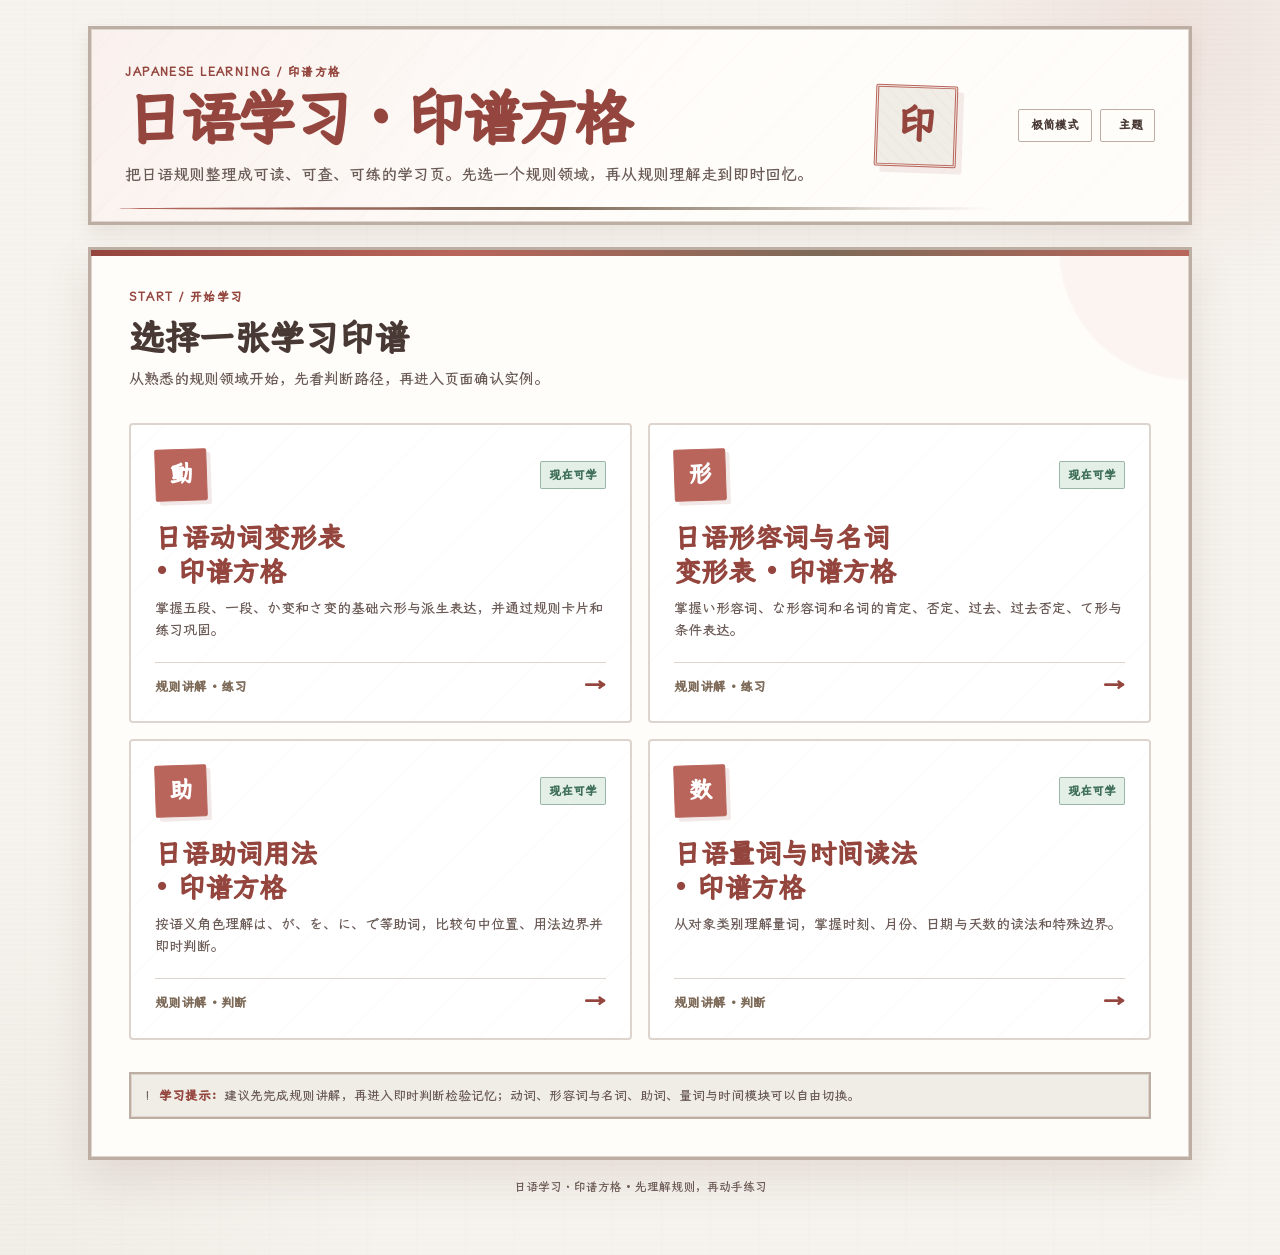
<file: index.html>
<!doctype html>
<html lang="zh-CN">
<head>
  <meta charset="utf-8">
  <meta name="viewport" content="width=device-width, initial-scale=1">
  <link rel="stylesheet" href="css/themes.css">
  <script src="js/theme-manager.js"></script>
  <script>
    // 尽早应用极简模式状态，避免首屏样式闪烁
    (function () {
      try {
        if (localStorage.getItem("nihongo-minimal-mode") === "on") {
          document.documentElement.setAttribute("data-minimal", "on");
        }
      } catch (error) { /* 忽略 */ }
    })();
  </script>
  <meta name="color-scheme" content="light">
  <meta name="description" content="日语学习・印谱方格：用清晰的表格、规则卡片和练习整理日语活用。">
  <title>日语学习・印谱方格</title>
  <style>
    /* 主题变量已外置至 css/themes.css（NihongoTheme 驱动） */

    * {
      box-sizing: border-box;
    }

    html {
      scroll-behavior: smooth;
    }

    body {
      min-width: 320px;
      margin: 0;
      color: var(--ink);
      font-family: var(--sans);
      background:
        radial-gradient(circle at 91% 2%, rgba(var(--vermilion-rgb), .12), transparent 18rem),
        radial-gradient(circle at 3% 94%, rgba(var(--accent-rgb), .06), transparent 22rem),
        repeating-linear-gradient(0deg, rgba(var(--vermilion-deep-rgb), .018) 0 1px, transparent 1px 5px),
        repeating-linear-gradient(90deg, transparent 0 23px, rgba(var(--accent-rgb), .014) 24px 25px, transparent 26px 49px),
        var(--paper);
      font-size: 15px;
      line-height: 1.55;
    }

    body::before {
      position: fixed;
      z-index: -1;
      inset: 0;
      pointer-events: none;
      background:
        repeating-radial-gradient(circle at 0 100%, transparent 0 17px, rgba(var(--vermilion-rgb), .045) 18px 19px, transparent 20px 36px),
        linear-gradient(135deg, transparent 0 47%, rgba(var(--vermilion-rgb), .025) 48% 49%, transparent 50% 100%);
      background-size: 72px 42px, 100% 100%;
      opacity: .45;
    }

    a {
      color: inherit;
    }

    button,
    input {
      font: inherit;
    }

    button {
      color: inherit;
    }

    button:focus-visible,
    input:focus-visible,
    a:focus-visible {
      outline: 3px solid var(--vermilion);
      outline-offset: 3px;
    }

    .visually-hidden {
      position: absolute;
      width: 1px;
      height: 1px;
      padding: 0;
      margin: -1px;
      overflow: hidden;
      clip: rect(0, 0, 0, 0);
      white-space: nowrap;
      border: 0;
    }

    .page {
      width: min(1180px, 100%);
      margin: 0 auto;
      padding: 26px clamp(12px, 3vw, 42px) 58px;
    }

    .eyebrow {
      margin: 0 0 6px;
      color: var(--vermilion-deep);
      font-size: .74rem;
      font-weight: 900;
      letter-spacing: .12em;
      text-transform: uppercase;
    }

    .page-heading {
      position: relative;
      display: flex;
      align-items: center;
      justify-content: space-between;
      gap: 20px;
      padding: clamp(20px, 4vw, 34px);
      border: 3px solid var(--line-strong);
      border-radius: 0;
      background:
        linear-gradient(120deg, rgba(var(--vermilion-rgb), .08), transparent 55%),
        repeating-linear-gradient(135deg, transparent 0 18px, rgba(var(--accent-rgb), .018) 19px 20px, transparent 21px 38px),
        var(--surface);
      box-shadow: var(--shadow-small), inset 0 0 0 1px var(--line);
    }

    .page-heading::after {
      position: absolute;
      right: 28px;
      bottom: 12px;
      left: 28px;
      height: 3px;
      border-radius: 50%;
      background: linear-gradient(90deg, var(--vermilion), var(--accent-muted), transparent 84%);
      content: "";
    }

    .page-heading > * {
      position: relative;
      z-index: 1;
    }

    .page-heading h1 {
      margin: 0;
      color: var(--vermilion-deep);
      font-family: var(--display);
      font-size: clamp(2rem, 5vw, 3.7rem);
      letter-spacing: -.05em;
      line-height: 1.1;
    }

    .page-heading p:last-child {
      max-width: 700px;
      margin: 11px 0 0;
      color: var(--muted);
      font-size: 1rem;
    }

    .page-heading-mark {
      display: grid;
      width: 82px;
      height: 82px;
      flex: 0 0 auto;
      place-items: center;
      border: 3px double var(--vermilion);
      border-radius: 2px;
      color: var(--vermilion-deep);
      background:
        repeating-linear-gradient(45deg, transparent 0 8px, rgba(var(--vermilion-rgb), .035) 9px 10px),
        var(--wash);
      box-shadow: 6px 6px 0 rgba(var(--vermilion-deep-rgb), .1);
      font-family: var(--display);
      font-size: 2.4rem;
      font-weight: 900;
      transform: rotate(2deg);
    }

    .home-shell {
      position: relative;
      display: grid;
      gap: 32px;
      margin-top: 22px;
      padding: clamp(18px, 4vw, 38px);
      border: 3px solid var(--line-strong);
      border-radius: 0;
      background:
        radial-gradient(circle at 100% 0, rgba(var(--vermilion-rgb), .06) 0 8rem, transparent 8.2rem),
        var(--surface);
      box-shadow: var(--shadow), inset 0 0 0 1px var(--line);
      isolation: isolate;
      overflow: hidden;
    }

    .home-shell::before {
      position: absolute;
      z-index: 2;
      inset: 0 0 auto;
      height: 6px;
      background: linear-gradient(90deg, var(--vermilion-deep), var(--vermilion), var(--accent-muted), var(--vermilion));
      content: "";
    }

    .section-heading {
      display: grid;
      gap: 4px;
    }

    .section-heading h2 {
      margin: 0;
      color: var(--ink);
      font-family: var(--display);
      font-size: clamp(1.5rem, 3vw, 2.2rem);
      line-height: 1.2;
    }

    .section-heading p:last-child {
      max-width: 700px;
      margin: 5px 0 0;
      color: var(--muted);
    }

    .module-grid {
      display: grid;
      grid-template-columns: repeat(2, minmax(0, 1fr));
      gap: 16px;
    }

    .module-card {
      display: grid;
      grid-template-rows: auto 1fr auto;
      min-height: 280px;
      min-width: 0;
      gap: 20px;
      padding: 24px;
      border: 2px solid var(--line);
      border-radius: 4px;
      background:
        repeating-linear-gradient(135deg, transparent 0 22px, rgba(var(--vermilion-rgb), .018) 23px 24px, transparent 25px 48px),
        var(--surface-strong);
      text-decoration: none;
      transition: border-color .25s ease, box-shadow .25s ease, transform .25s ease, background-color .25s ease;
    }

    a.module-card:hover {
      border-color: var(--vermilion);
      background-color: var(--vermilion-soft);
      box-shadow: 7px 8px 0 rgba(var(--vermilion-deep-rgb), .1);
      transform: translateY(-3px);
    }

    .module-card.is-coming-soon {
      border-style: dashed;
      background: var(--wash);
      opacity: .86;
    }

    .module-card-top,
    .module-card-footer {
      display: flex;
      align-items: center;
      justify-content: space-between;
      gap: 12px;
    }

    .module-seal {
      display: grid;
      width: 52px;
      height: 52px;
      place-items: center;
      border: 3px double var(--vermilion);
      border-radius: 2px;
      color: var(--surface-strong);
      background: var(--vermilion);
      box-shadow: 4px 4px 0 rgba(var(--vermilion-deep-rgb), .12);
      font-family: var(--display);
      font-size: 1.45rem;
      font-weight: 900;
      transform: rotate(-2deg);
    }

    .is-coming-soon .module-seal {
      border-color: var(--accent-muted);
      color: var(--vermilion-deep);
      background: var(--surface-strong);
      box-shadow: none;
    }

    .module-status {
      padding: 4px 8px;
      border: 1px solid var(--line-strong);
      border-radius: 2px;
      color: var(--muted);
      background: var(--wash);
      font-size: .74rem;
      font-weight: 900;
    }

    .module-status.is-ready {
      border-color: rgba(var(--success-rgb), .45);
      color: var(--success);
      background: var(--success-soft);
    }

    .module-card h3 {
      margin: 0;
      color: var(--vermilion-deep);
      font-family: var(--display);
      font-size: clamp(1.25rem, 2.5vw, 1.7rem);
      line-height: 1.25;
    }

    .module-card p {
      margin: 9px 0 0;
      color: var(--muted);
      font-size: .88rem;
    }

    .module-card-footer {
      align-self: end;
      padding-top: 13px;
      border-top: 1px solid var(--line);
      color: var(--accent-muted);
      font-size: .8rem;
      font-weight: 900;
    }

    .module-card-footer span:last-child {
      color: var(--vermilion-deep);
      font-size: 1.35rem;
      line-height: 1;
    }

    .home-note {
      display: flex;
      align-items: start;
      gap: 10px;
      padding: 12px 14px;
      border: 2px solid var(--line-strong);
      box-shadow: inset 0 0 0 1px var(--line);
      color: var(--muted);
      background: var(--wash);
      font-size: .8rem;
    }

    .home-note strong {
      color: var(--vermilion-deep);
    }

    .home-footer {
      margin-top: 18px;
      color: var(--muted);
      font-size: .74rem;
      text-align: center;
    }

    @media (max-width: 640px) {
      .page {
        padding: 12px 9px 38px;
      }

      .page-heading {
        align-items: start;
        padding: 19px 16px 23px;
      }

      .page-heading-mark {
        width: 54px;
        height: 54px;
        font-size: 1.55rem;
      }

      .page-heading p:last-child {
        font-size: .88rem;
      }

      .home-shell {
        gap: 24px;
        margin-top: 14px;
        padding: 17px 13px;
      }

      .module-grid {
        grid-template-columns: 1fr;
      }

      .module-card {
        min-height: 240px;
        padding: 18px;
      }
    }

    @media (prefers-reduced-motion: reduce) {
      *,
      *::before,
      *::after {
        scroll-behavior: auto !important;
        transition-duration: .01ms !important;
      }
    }

    /* ── 极简模式开关 ─────────────────────────── */
    .heading-tools {
      display: flex;
      align-items: center;
      gap: 8px;
      flex: 0 0 auto;
    }

    .minimal-toggle {
      padding: 6px 12px;
      border: 1px solid var(--line-strong);
      border-radius: 2px;
      color: var(--ink);
      background: var(--surface);
      cursor: pointer;
      font-size: .74rem;
      font-weight: 900;
      white-space: nowrap;
      transition: border-color .2s ease, color .2s ease, background-color .2s ease;
    }

    .minimal-toggle:hover {
      border-color: var(--vermilion);
      color: var(--vermilion-deep);
    }

    .minimal-toggle[aria-pressed="true"] {
      color: var(--vermilion);
      background: var(--surface);
      border-color: var(--vermilion);
      box-shadow: inset 0 -2px 0 var(--vermilion);
    }

    /* ── 极简模式：黑白高对比覆盖 ─────────────── */
    :root[data-minimal="on"] {
      --paper: #ffffff;
      --surface: #ffffff;
      --surface-strong: #ffffff;
      --ink: #000000;
      --muted: #3d3d3d;
      --line: #8a8a8a;
      --line-strong: #000000;
      --vermilion: #0065ff;
      --vermilion-rgb: 0, 101, 255;
      --vermilion-deep: #0046b3;
      --vermilion-deep-rgb: 0, 70, 179;
      --vermilion-soft: rgba(0, 101, 255, .08);
      --accent-muted: #0065ff;
      --accent-rgb: 0, 101, 255;
      --wash: #ffffff;
      --wash-hover: rgba(0, 101, 255, .08);
      --shadow: none;
      --shadow-small: none;
      --radius: 0px;
      --radius-small: 0px;
      --surface-rgb: 255, 255, 255;
    }

    :root[data-minimal="on"] body {
      background: var(--paper);
    }

    :root[data-minimal="on"] body::before {
      display: none;
    }

    :root[data-minimal="on"] .page-heading,
    :root[data-minimal="on"] .home-shell {
      border-width: 1px;
      border-color: var(--line-strong);
      box-shadow: none;
      background: var(--surface);
    }

    :root[data-minimal="on"] .page-heading::after,
    :root[data-minimal="on"] .home-shell::before {
      display: none;
    }

    :root[data-minimal="on"] .page-heading-mark {
      border-width: 1px;
      border-color: var(--vermilion);
      box-shadow: none;
      background: var(--surface);
      color: var(--vermilion-deep);
      transform: none;
    }

    :root[data-minimal="on"] .module-card {
      border-width: 1px;
      border-color: var(--line-strong);
      border-radius: 0;
      background: var(--surface);
    }

    :root[data-minimal="on"] a.module-card:hover {
      border-color: var(--vermilion);
      background-color: var(--vermilion-soft);
      box-shadow: none;
      transform: none;
    }

    :root[data-minimal="on"] .module-seal {
      border-width: 1px;
      border-color: var(--vermilion);
      box-shadow: none;
      background: var(--surface);
      color: var(--vermilion-deep);
      transform: none;
    }

    :root[data-minimal="on"] .home-note {
      border-width: 1px;
      box-shadow: none;
      background: var(--surface);
    }

    :root[data-minimal="on"] .page-heading h1,
    :root[data-minimal="on"] .section-heading h2,
    :root[data-minimal="on"] .module-card h3,
    :root[data-minimal="on"] .home-note strong {
      color: var(--vermilion-deep);
    }

    :root[data-minimal="on"] .theme-switcher {
      display: none;
    }
  </style>
</head>
<body>
  <div class="page">
    <header class="page-heading">
      <div>
        <p class="eyebrow">Japanese Learning / 印谱方格</p>
        <h1>日语学习・印谱方格</h1>
        <p>把日语规则整理成可读、可查、可练的学习页。先选一个规则领域，再从规则理解走到即时回忆。</p>
      </div>
      <div class="page-heading-mark" aria-hidden="true">学</div>
      <div class="heading-tools">
        <button class="minimal-toggle" type="button" data-action="toggle-minimal" aria-pressed="false">极简模式</button>
        <div class="theme-switcher">
        <button class="theme-switcher-button" type="button" data-action="toggle-theme-panel"
          aria-expanded="false" aria-haspopup="true">
          <span class="theme-swatch" style="background: var(--vermilion)"></span>主题
        </button>
        <div class="theme-panel" role="menu" aria-label="选择主题配色">
          <button class="theme-option" type="button" role="menuitemradio" data-action="select-theme" data-theme-id="aka" aria-pressed="false">
            <span class="theme-swatch" style="background: #b9655b"></span>印谱・朱红
          </button>
          <button class="theme-option" type="button" role="menuitemradio" data-action="select-theme" data-theme-id="sumi" aria-pressed="false">
            <span class="theme-swatch" style="background: #55617a"></span>墨流・墨青
          </button>
          <button class="theme-option" type="button" role="menuitemradio" data-action="select-theme" data-theme-id="koke" aria-pressed="false">
            <span class="theme-swatch" style="background: #5d7a52"></span>苔庭・苔绿
          </button>
          <button class="theme-option" type="button" role="menuitemradio" data-action="select-theme" data-theme-id="kon" aria-pressed="false">
            <span class="theme-swatch" style="background: #41689c"></span>蓝染・绀蓝
          </button>
          <button class="theme-option" type="button" role="menuitemradio" data-action="select-theme" data-theme-id="fuji" aria-pressed="false">
            <span class="theme-swatch" style="background: #8a72ab"></span>藤棚・藤紫
          </button>
        </div>
        </div>
      </div>
    </header>

    <main class="home-shell">
      <section aria-labelledby="module-title">
        <div class="section-heading">
          <p class="eyebrow">Start / 开始学习</p>
          <h2 id="module-title">选择一张学习印谱</h2>
          <p>从熟悉的规则领域开始，先看判断路径，再进入页面确认实例。</p>
        </div>
      </section>

      <section class="module-grid" data-module-grid aria-label="学习内容"></section>

      <aside class="home-note">
        <span aria-hidden="true">!</span>
        <span><strong>学习提示：</strong>建议先完成规则讲解，再进入即时判断检验记忆；动词、形容词与名词、助词、量词与时间模块可以自由切换。</span>
      </aside>
    </main>

    <footer class="home-footer">日语学习・印谱方格 · 先理解规则，再动手练习</footer>
  </div>
  <script src="data/modules.js"></script>
  <script src="js/module-catalog.js"></script>
  <script>
    // 首页主题切换（静态页，无 appShell 事件委托）
    document.addEventListener("click", function (event) {
      var minimalToggle = event.target.closest("[data-action='toggle-minimal']");
      if (minimalToggle) {
        applyMinimalMode(document.documentElement.getAttribute("data-minimal") !== "on");
        return;
      }
      var toggle = event.target.closest("[data-action='toggle-theme-panel']");
      if (toggle) {
        var switcher = toggle.closest(".theme-switcher");
        if (switcher) {
          var open = !switcher.classList.contains("is-open");
          switcher.classList.toggle("is-open", open);
          toggle.setAttribute("aria-expanded", String(open));
        }
        return;
      }
      var option = event.target.closest("[data-action='select-theme']");
      if (option) {
        window.NihongoTheme.apply(option.getAttribute("data-theme-id"));
        document.querySelectorAll(".theme-switcher").forEach(function (el) {
          el.classList.remove("is-open");
        });
        window.NihongoTheme.updateSwitcher();
        applyThemeHeadline();
      }
    });
    // ESC 关闭主题面板
    document.addEventListener("keydown", function (event) {
      if (event.key === "Escape") {
        document.querySelectorAll(".theme-switcher.is-open").forEach(function (el) {
          el.classList.remove("is-open");
        });
        document.querySelectorAll('.theme-switcher-button[aria-expanded="true"]').forEach(function (btn) {
          btn.setAttribute("aria-expanded", "false");
        });
      }
    });
    // 顶部说明区文案：随主题切换（语境/语气与主题含义一致）
    var THEME_HEADLINE = {
      aka: {
        eyebrow: "Japanese Learning / 印谱方格",
        title: "日语学习・印谱方格",
        desc: "把日语规则整理成可读、可查、可练的学习页。先选一个规则领域，再从规则理解走到即时回忆。",
        seal: "印"
      },
      sumi: {
        eyebrow: "Japanese Learning / 墨流",
        title: "日语学习・墨流方格",
        desc: "墨流纸面之上，把日语规则整理成可读、可查、可练的学习页。先选一个规则领域，再从规则理解走到即时回忆。",
        seal: "墨"
      },
      koke: {
        eyebrow: "Japanese Learning / 苔庭",
        title: "日语学习・苔庭方格",
        desc: "苔庭绿意之间，把日语规则整理成可读、可查、可练的学习页。先选一个规则领域，再从规则理解走到即时回忆。",
        seal: "苔"
      },
      kon: {
        eyebrow: "Japanese Learning / 蓝染",
        title: "日语学习・蓝染方格",
        desc: "蓝染布纹之上，把日语规则整理成可读、可查、可练的学习页。先选一个规则领域，再从规则理解走到即时回忆。",
        seal: "蓝"
      },
      fuji: {
        eyebrow: "Japanese Learning / 藤棚",
        title: "日语学习・藤棚方格",
        desc: "藤棚花影之下，把日语规则整理成可读、可查、可练的学习页。先选一个规则领域，再从规则理解走到即时回忆。",
        seal: "藤"
      }
    };
    function applyThemeHeadline() {
      var hl = THEME_HEADLINE[window.NihongoTheme.current()] || THEME_HEADLINE.aka;
      var eyebrow = document.querySelector(".page-heading .eyebrow");
      var title = document.querySelector(".page-heading h1");
      var desc = document.querySelector(".page-heading > div > p:last-child");
      if (eyebrow) eyebrow.textContent = hl.eyebrow;
      if (title) title.textContent = hl.title;
      if (desc) desc.textContent = hl.desc;
      var seal = document.querySelector(".page-heading-mark");
      if (seal) seal.textContent = hl.seal;
    }
    // 极简模式：黑白高对比，开启时入口指向极简页，状态存入 localStorage 跨页记忆
    function applyMinimalMode(on) {
      document.documentElement.setAttribute("data-minimal", on ? "on" : "off");
      var toggle = document.querySelector("[data-action='toggle-minimal']");
      if (toggle) {
        toggle.setAttribute("aria-pressed", String(on));
      }
      try {
        localStorage.setItem("nihongo-minimal-mode", on ? "on" : "off");
      } catch (error) { /* 忽略 */ }
      if (window.NihongoModuleCatalog && typeof window.NihongoModuleCatalog.render === "function") {
        window.NihongoModuleCatalog.render();
      }
    }
    var minimalSaved = false;
    try {
      minimalSaved = localStorage.getItem("nihongo-minimal-mode") === "on";
    } catch (error) { /* 忽略 */ }
    applyMinimalMode(minimalSaved);

    window.NihongoTheme.init();
    window.NihongoTheme.updateSwitcher();
    applyThemeHeadline();
  </script>
</body>
</html>
</file>
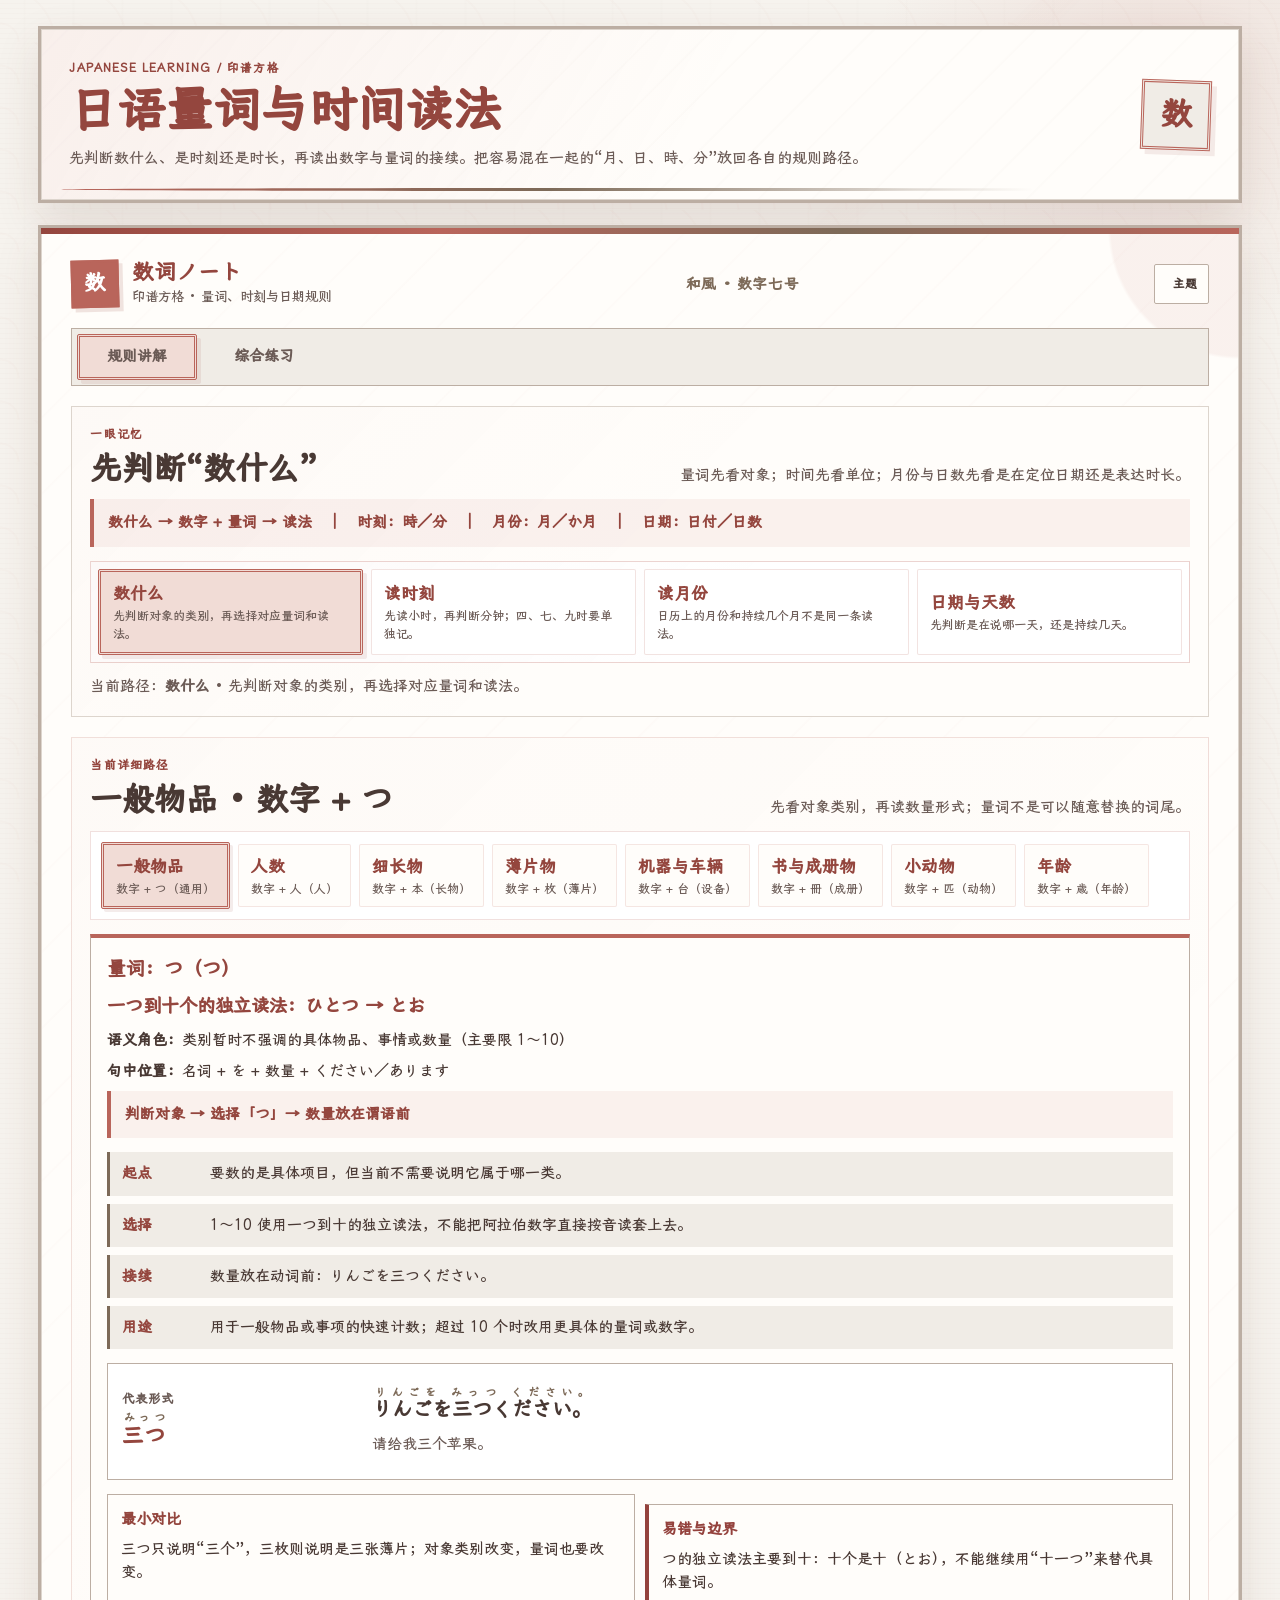
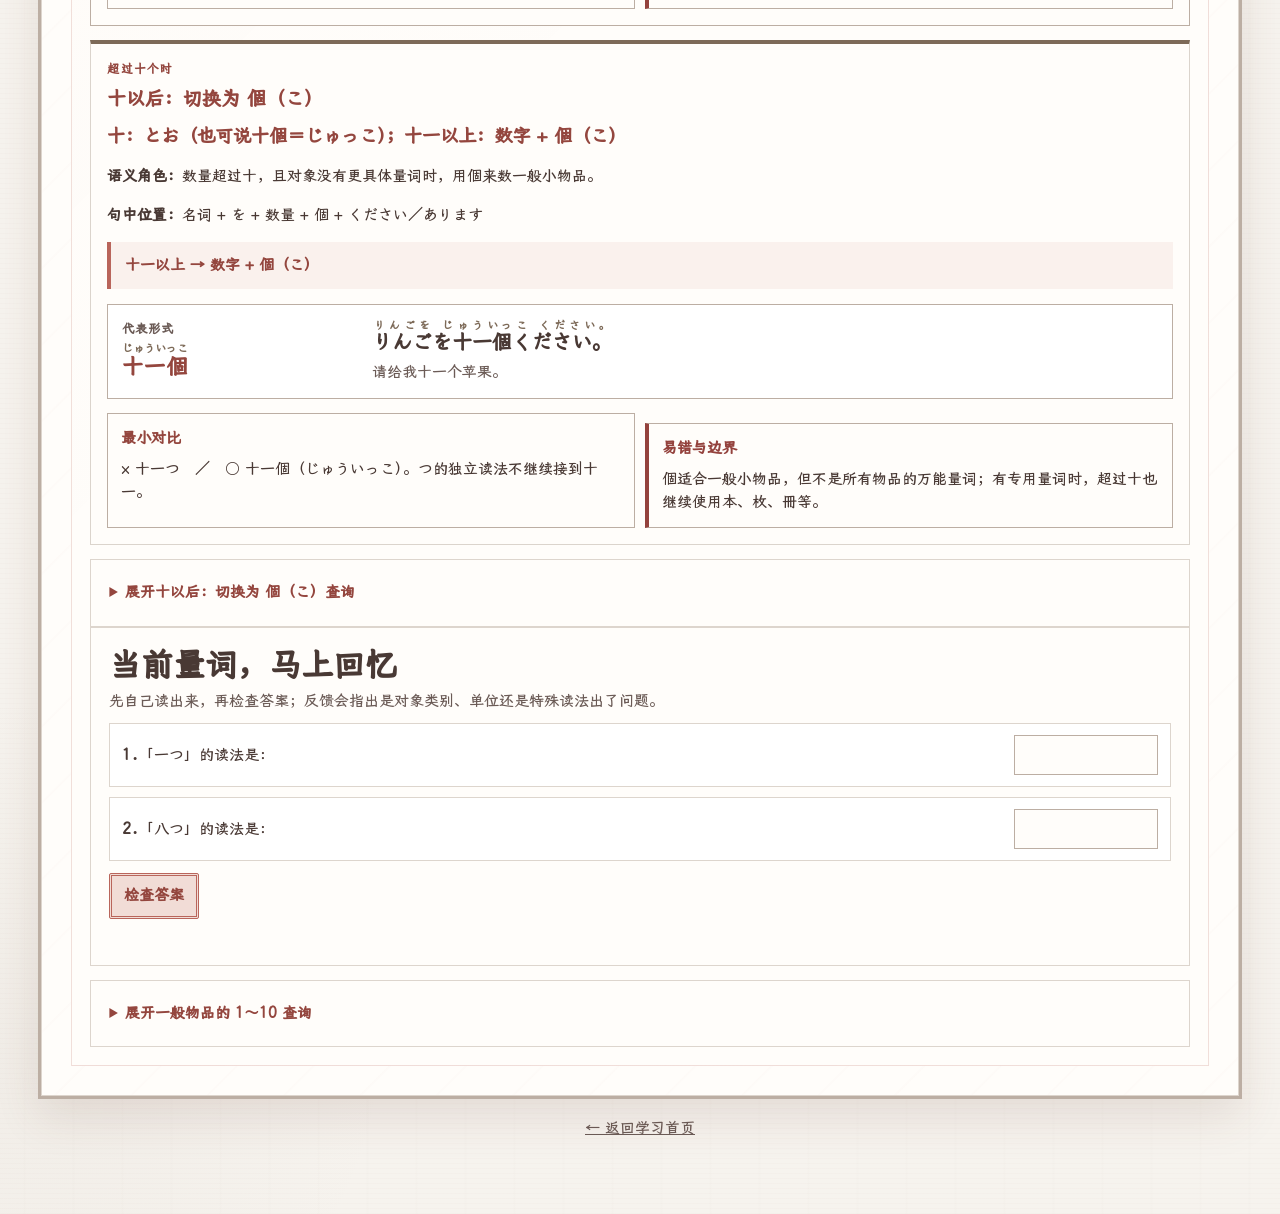
<file: counter-stamp.html>
<!doctype html>
<html lang="zh-CN">
<head>
  <meta charset="utf-8">
  <meta name="viewport" content="width=device-width, initial-scale=1">
  <link rel="stylesheet" href="css/themes.css">
  <link rel="stylesheet" href="css/counters.css">
  <script src="js/theme-manager.js"></script>
  <meta name="color-scheme" content="light">
  <meta name="description" content="日语量词与时间读法规则图谱：学习数什么、怎么读时刻、月份、日期和天数。">
  <title>日语量词与时间读法 · 印谱方格</title>
</head>
<body>
  <div class="page">
    <header class="page-heading">
      <div>
        <p class="eyebrow">Japanese Learning / 印谱方格</p>
        <h1>日语量词与时间读法</h1>
        <p>先判断数什么、是时刻还是时长，再读出数字与量词的接续。把容易混在一起的“月、日、時、分”放回各自的规则路径。</p>
      </div>
      <div class="page-heading-mark" aria-hidden="true">数</div>
    </header>
    <main id="app-shell" class="app-shell"></main>
    <p class="footer"><a href="index.html">← 返回学习首页</a></p>
  </div>
  <script src="data/counters.js"></script>
  <script src="js/counter-engine.js"></script>
  <script src="js/counter-notebook.js"></script>
</body>
</html>
</file>
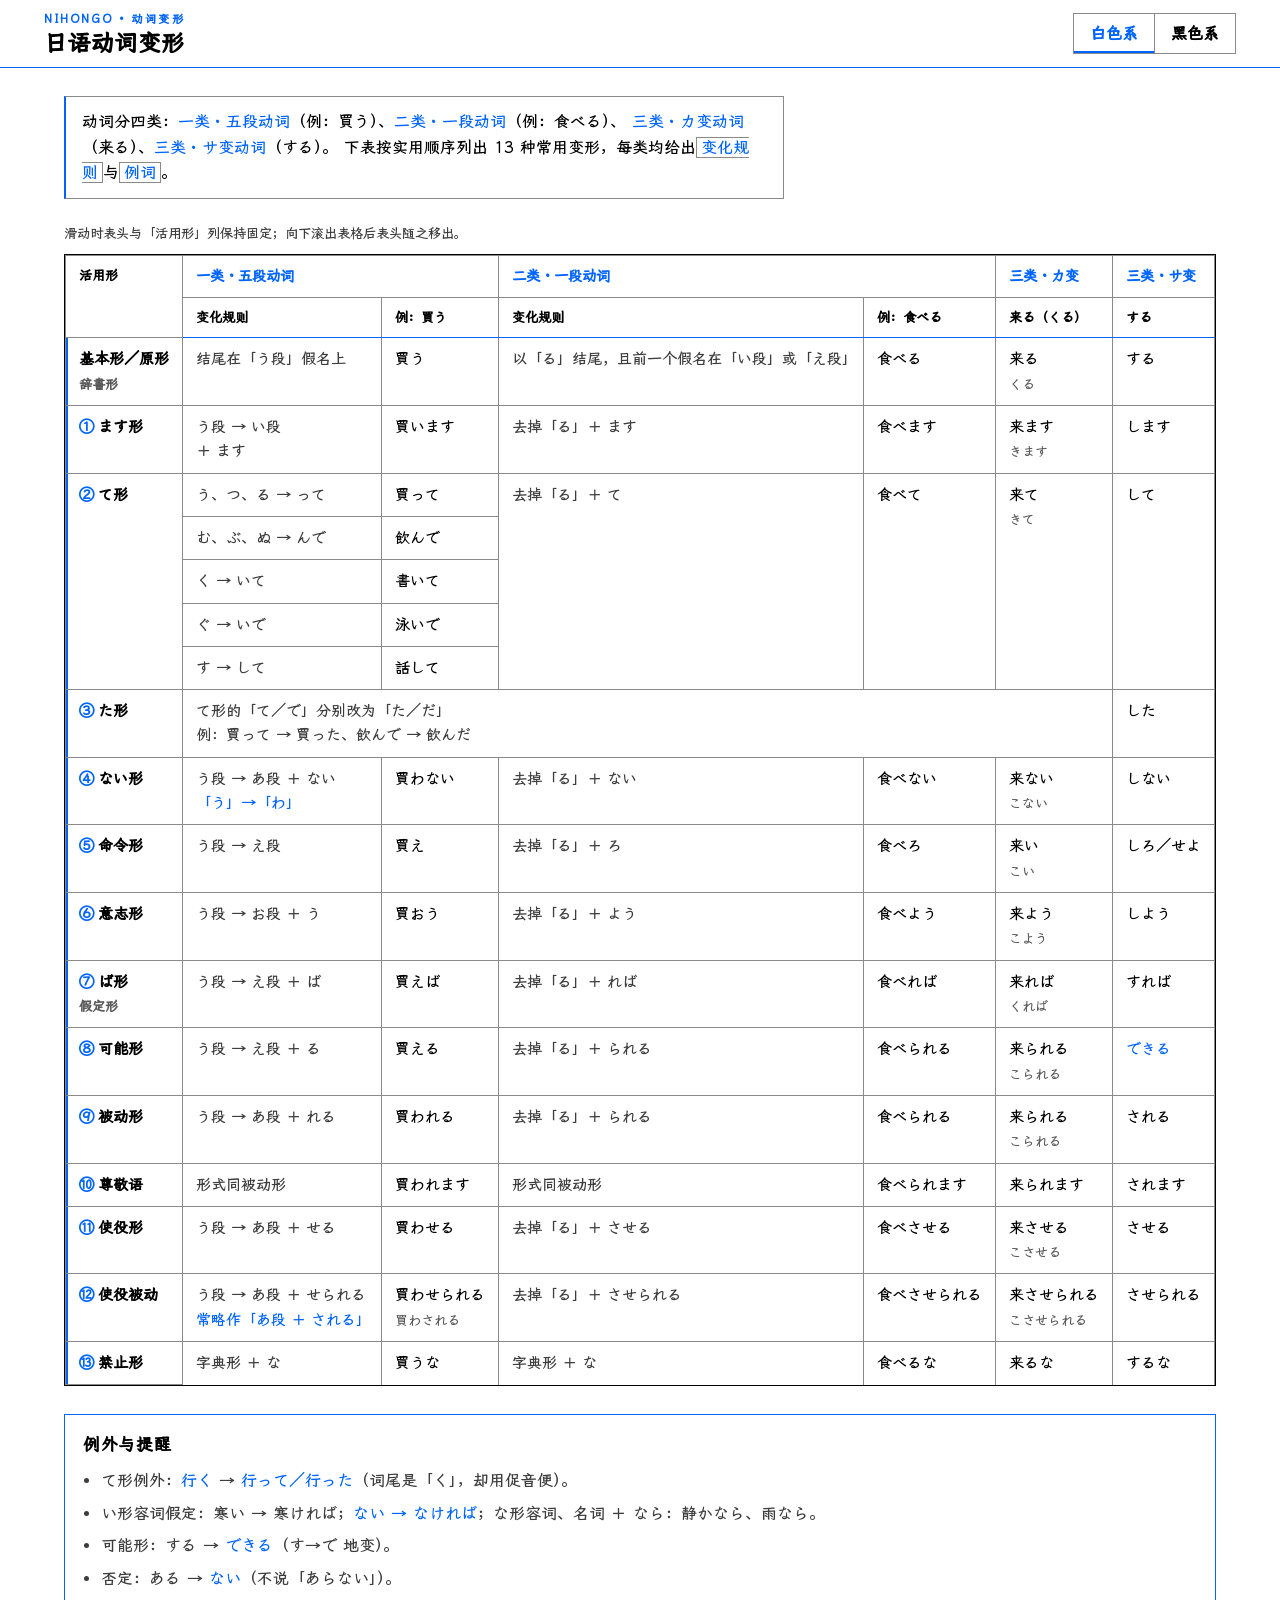
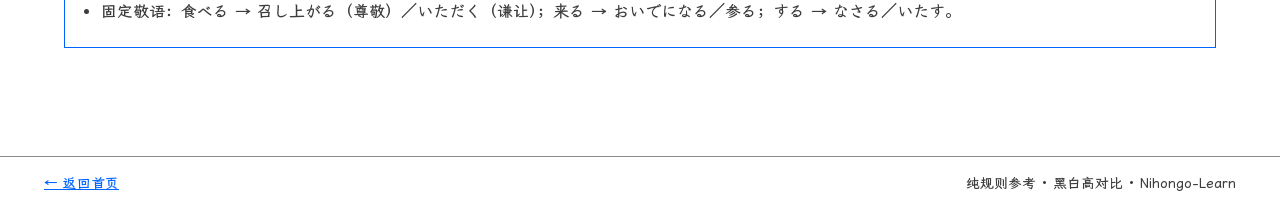
<file: minimal-verb.html>
<!doctype html>
<html lang="zh-CN" data-theme="light">
<head>
  <meta charset="utf-8">
  <meta name="viewport" content="width=device-width, initial-scale=1">
  <meta name="color-scheme" content="light dark">
  <meta name="description" content="日语动词变形极简参考：四类动词 13 种实用变形，变化规则与例词对照，黑白高对比。">
  <title>日语动词变形 · 极简参考</title>
  <link rel="stylesheet" href="css/minimal.css">
  <script src="js/minimal-verb.js" defer></script>
</head>
<body>
  <header class="topbar">
    <div class="topbar-title">
      <p class="kicker">Nihongo · 动词变形</p>
      <h1>日语动词变形</h1>
    </div>
    <div class="theme-switch" role="group" aria-label="配色主题">
      <button type="button" data-theme-btn="light" aria-pressed="true">白色系</button>
      <button type="button" data-theme-btn="dark" aria-pressed="false">黑色系</button>
    </div>
  </header>

  <main class="page">
    <p class="lead">
      动词分四类：<strong>一类・五段动词</strong>（例：買う）、<strong>二类・一段动词</strong>（例：食べる）、
      <strong>三类・カ变动词</strong>（来る）、<strong>三类・サ变动词</strong>（する）。
      下表按实用顺序列出 13 种常用变形，每类均给出<span class="rule-only">变化规则</span>与<span class="word-only">例词</span>。
    </p>

    <p class="hint">滑动时表头与「活用形」列保持固定；向下滚出表格后表头随之移出。</p>

    <div class="table-shell">
      <table class="verb-table" aria-label="日语动词变形表">
        <thead>
          <tr>
            <th scope="col" rowspan="2">活用形</th>
            <th scope="colgroup" colspan="2">一类・五段动词</th>
            <th scope="colgroup" colspan="2">二类・一段动词</th>
            <th scope="colgroup">三类・カ变</th>
            <th scope="colgroup">三类・サ变</th>
          </tr>
          <tr>
            <th scope="col">变化规则</th>
            <th scope="col">例：買う</th>
            <th scope="col">变化规则</th>
            <th scope="col">例：食べる</th>
            <th scope="col">来る（くる）</th>
            <th scope="col">する</th>
          </tr>
        </thead>
        <tbody>
          <tr>
            <th scope="row">基本形／原形<br><span class="jp">辞書形</span></th>
            <td class="rule">结尾在「う段」假名上</td>
            <td class="word">買う</td>
            <td class="rule">以「る」结尾，且前一个假名在「い段」或「え段」</td>
            <td class="word">食べる</td>
            <td class="word">来る<br><span class="jp">くる</span></td>
            <td class="word">する</td>
          </tr>

          <tr>
            <th scope="row"><span class="num">①</span>ます形</th>
            <td class="rule">う段 → い段<br>＋ ます</td>
            <td class="word">買います</td>
            <td class="rule">去掉「る」＋ ます</td>
            <td class="word">食べます</td>
            <td class="word">来ます<br><span class="jp">きます</span></td>
            <td class="word">します</td>
          </tr>

          <tr class="te-row">
            <th scope="row" rowspan="5"><span class="num">②</span>て形</th>
            <td class="rule">う、つ、る → って</td>
            <td class="word">買って</td>
            <td class="rule" rowspan="5">去掉「る」＋ て</td>
            <td class="word" rowspan="5">食べて</td>
            <td class="word" rowspan="5">来て<br><span class="jp">きて</span></td>
            <td class="word" rowspan="5">して</td>
          </tr>
          <tr class="te-row">
            <td class="rule">む、ぶ、ぬ → んで</td>
            <td class="word">飲んで</td>
          </tr>
          <tr class="te-row">
            <td class="rule">く → いて</td>
            <td class="word">書いて</td>
          </tr>
          <tr class="te-row">
            <td class="rule">ぐ → いで</td>
            <td class="word">泳いで</td>
          </tr>
          <tr class="te-row">
            <td class="rule">す → して</td>
            <td class="word">話して</td>
          </tr>

          <tr>
            <th scope="row"><span class="num">③</span>た形</th>
            <td class="rule" colspan="5">て形的「て／で」分别改为「た／だ」<br>例：買って → 買った、飲んで → 飲んだ</td>
            <td class="word">した</td>
          </tr>

          <tr>
            <th scope="row"><span class="num">④</span>ない形</th>
            <td class="rule">う段 → あ段 ＋ ない<br><span class="care">「う」→「わ」</span></td>
            <td class="word">買わない</td>
            <td class="rule">去掉「る」＋ ない</td>
            <td class="word">食べない</td>
            <td class="word">来ない<br><span class="jp">こない</span></td>
            <td class="word">しない</td>
          </tr>

          <tr>
            <th scope="row"><span class="num">⑤</span>命令形</th>
            <td class="rule">う段 → え段</td>
            <td class="word">買え</td>
            <td class="rule">去掉「る」＋ ろ</td>
            <td class="word">食べろ</td>
            <td class="word">来い<br><span class="jp">こい</span></td>
            <td class="word">しろ／せよ</td>
          </tr>

          <tr>
            <th scope="row"><span class="num">⑥</span>意志形</th>
            <td class="rule">う段 → お段 ＋ う</td>
            <td class="word">買おう</td>
            <td class="rule">去掉「る」＋ よう</td>
            <td class="word">食べよう</td>
            <td class="word">来よう<br><span class="jp">こよう</span></td>
            <td class="word">しよう</td>
          </tr>

          <tr>
            <th scope="row"><span class="num">⑦</span>ば形<br><span class="jp">假定形</span></th>
            <td class="rule">う段 → え段 ＋ ば</td>
            <td class="word">買えば</td>
            <td class="rule">去掉「る」＋ れば</td>
            <td class="word">食べれば</td>
            <td class="word">来れば<br><span class="jp">くれば</span></td>
            <td class="word">すれば</td>
          </tr>

          <tr>
            <th scope="row"><span class="num">⑧</span>可能形</th>
            <td class="rule">う段 → え段 ＋ る</td>
            <td class="word">買える</td>
            <td class="rule">去掉「る」＋ られる</td>
            <td class="word">食べられる</td>
            <td class="word">来られる<br><span class="jp">こられる</span></td>
            <td class="word care">できる</td>
          </tr>

          <tr>
            <th scope="row"><span class="num">⑨</span>被动形</th>
            <td class="rule">う段 → あ段 ＋ れる</td>
            <td class="word">買われる</td>
            <td class="rule">去掉「る」＋ られる</td>
            <td class="word">食べられる</td>
            <td class="word">来られる<br><span class="jp">こられる</span></td>
            <td class="word">される</td>
          </tr>

          <tr>
            <th scope="row"><span class="num">⑩</span>尊敬语</th>
            <td class="rule">形式同被动形</td>
            <td class="word">買われます</td>
            <td class="rule">形式同被动形</td>
            <td class="word">食べられます</td>
            <td class="word">来られます</td>
            <td class="word">されます</td>
          </tr>

          <tr>
            <th scope="row"><span class="num">⑪</span>使役形</th>
            <td class="rule">う段 → あ段 ＋ せる</td>
            <td class="word">買わせる</td>
            <td class="rule">去掉「る」＋ させる</td>
            <td class="word">食べさせる</td>
            <td class="word">来させる<br><span class="jp">こさせる</span></td>
            <td class="word">させる</td>
          </tr>

          <tr>
            <th scope="row"><span class="num">⑫</span>使役被动</th>
            <td class="rule">う段 → あ段 ＋ せられる<br><span class="care">常略作「あ段 ＋ される」</span></td>
            <td class="word">買わせられる<br><span class="jp">買わされる</span></td>
            <td class="rule">去掉「る」＋ させられる</td>
            <td class="word">食べさせられる</td>
            <td class="word">来させられる<br><span class="jp">こさせられる</span></td>
            <td class="word">させられる</td>
          </tr>

          <tr>
            <th scope="row"><span class="num">⑬</span>禁止形</th>
            <td class="rule">字典形 ＋ な</td>
            <td class="word">買うな</td>
            <td class="rule">字典形 ＋ な</td>
            <td class="word">食べるな</td>
            <td class="word">来るな</td>
            <td class="word">するな</td>
          </tr>
        </tbody>
      </table>
    </div>

    <aside class="notes" aria-label="例外与提醒">
      <h2>例外与提醒</h2>
      <ul>
        <li>て形例外：<strong>行く</strong> → <strong>行って／行った</strong>（词尾是「く」，却用促音便）。</li>
        <li>い形容词假定：寒い → 寒ければ；<strong>ない → なければ</strong>；な形容词、名词 ＋ なら：静かなら、雨なら。</li>
        <li>可能形：する → <strong>できる</strong>（す→で 地变）。</li>
        <li>否定：ある → <strong>ない</strong>（不说「あらない」）。</li>
        <li>固定敬语：食べる → 召し上がる（尊敬）／いただく（谦让）；来る → おいでになる／参る；する → なさる／いたす。</li>
      </ul>
    </aside>
  </main>

  <footer class="page-footer">
    <a href="index.html">← 返回首页</a>
    <span>纯规则参考 · 黑白高对比 · Nihongo-Learn</span>
  </footer>
</body>
</html>
</file>
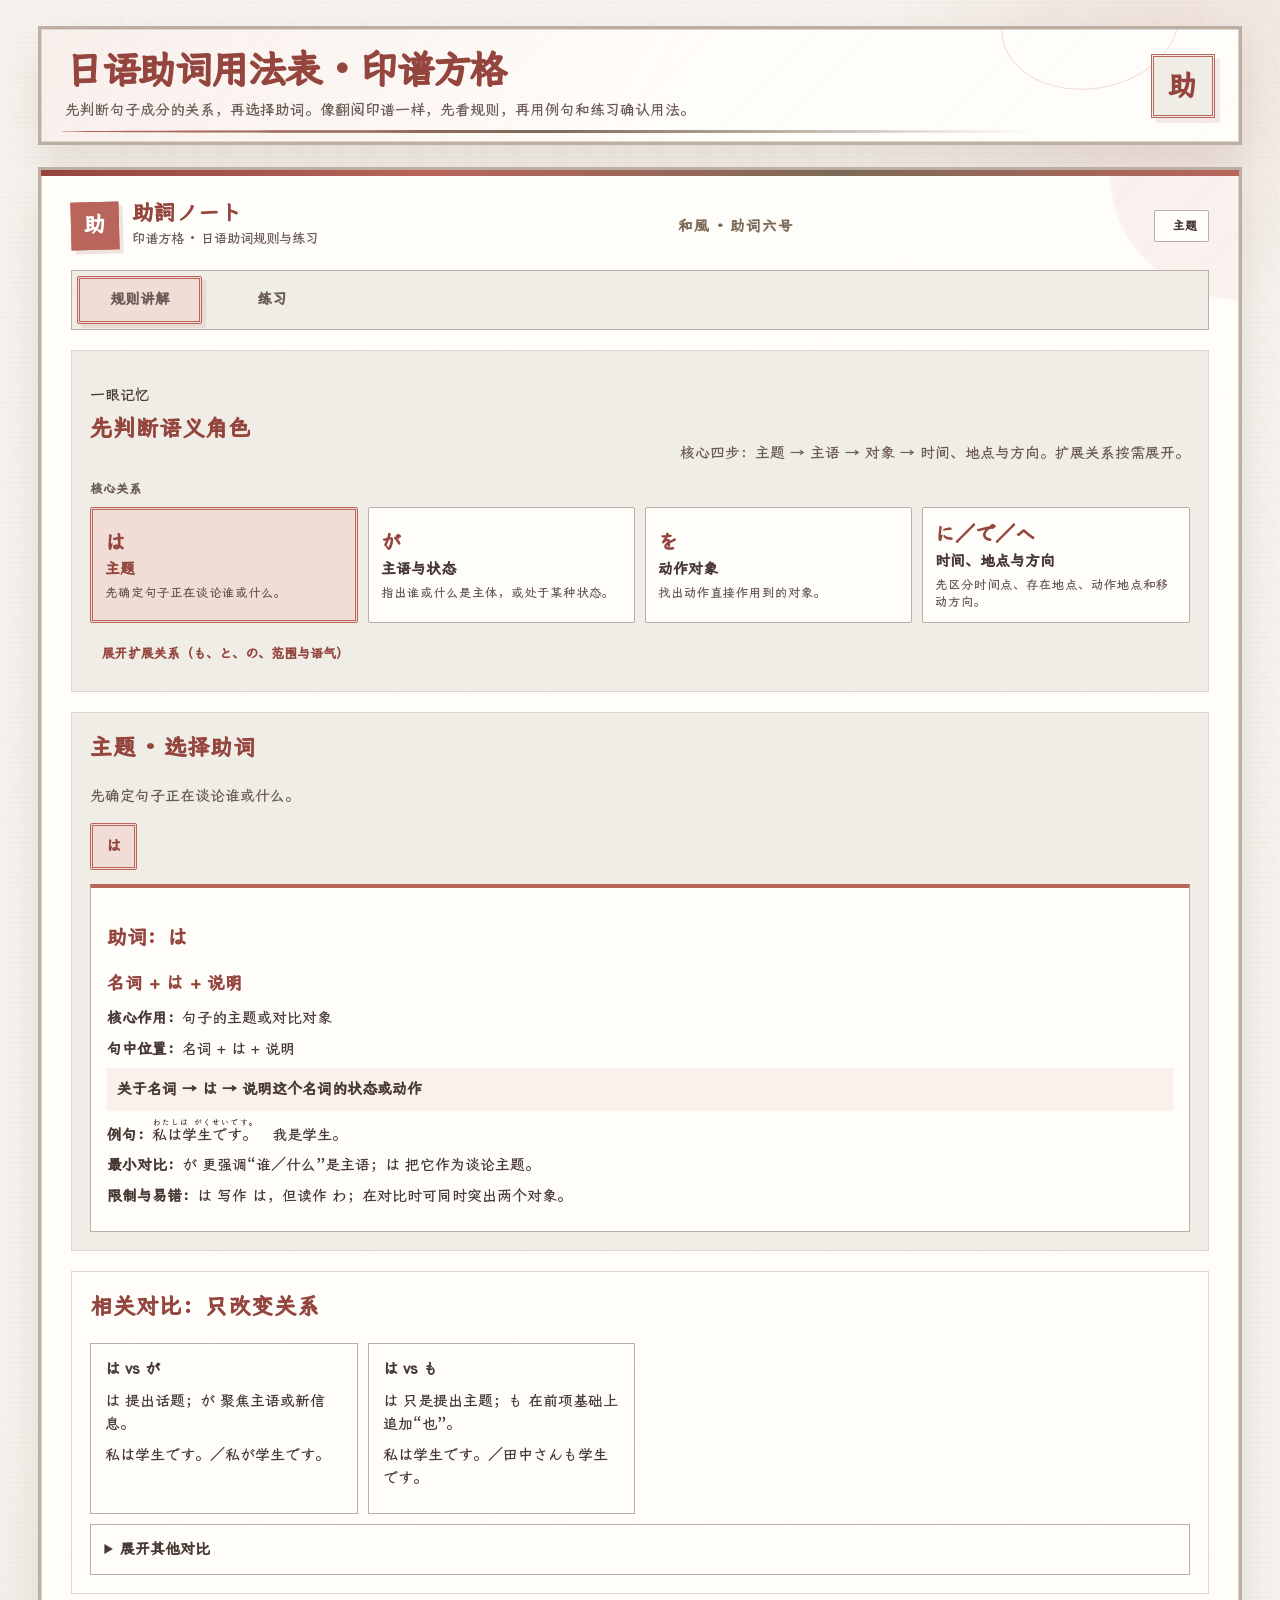
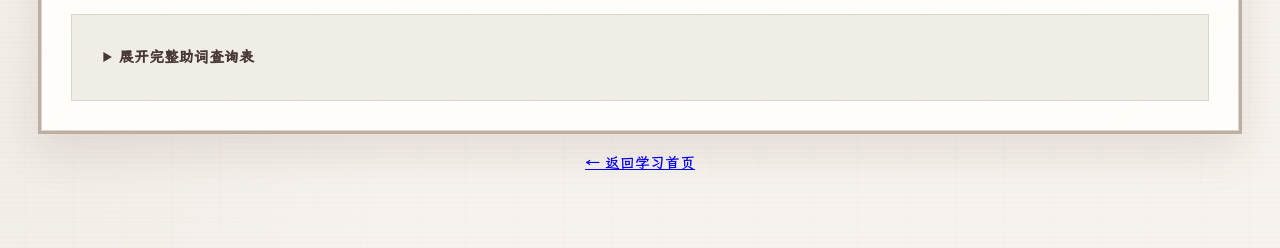
<file: particles-stamp.html>
<!doctype html>
<html lang="zh-CN">
<head>
  <meta charset="utf-8">
  <meta name="viewport" content="width=device-width, initial-scale=1">
  <link rel="stylesheet" href="css/themes.css">
  <script src="js/theme-manager.js"></script>
  <meta name="color-scheme" content="light">
  <title>日语助词用法表 · 印谱方格</title>
  <style>
    * { box-sizing: border-box; }
    body { min-width: 320px; margin: 0; color: var(--ink); background: radial-gradient(circle at 91% 2%, rgba(var(--vermilion-rgb), .12), transparent 18rem), radial-gradient(circle at 3% 94%, rgba(var(--accent-rgb), .06), transparent 22rem), repeating-linear-gradient(0deg, rgba(var(--vermilion-deep-rgb), .018) 0 1px, transparent 1px 5px), repeating-linear-gradient(90deg, transparent 0 23px, rgba(var(--accent-rgb), .014) 24px 25px, transparent 26px 49px), var(--paper); font-family: var(--sans); font-size: 15px; line-height: 1.55; }
    body::before { position: fixed; z-index: -1; inset: 0; pointer-events: none; background: repeating-radial-gradient(circle at 0 100%, transparent 0 17px, rgba(var(--vermilion-rgb), .045) 18px 19px, transparent 20px 36px), linear-gradient(135deg, transparent 0 47%, rgba(var(--vermilion-rgb), .025) 48% 49%, transparent 50% 100%); background-size: 72px 42px, 100% 100%; opacity: .45; content: ""; }
    .page { width: min(1450px, 100%); margin: auto; padding: 26px clamp(12px, 3vw, 42px) 58px; }
    .page-heading, .app-shell { border: 3px solid var(--line-strong); background: var(--surface); box-shadow: var(--shadow), inset 0 0 0 1px var(--line); }
    .page-heading { position: relative; display: flex; align-items: center; justify-content: space-between; gap: 20px; padding: 20px 24px; overflow: hidden; background: linear-gradient(120deg, rgba(var(--vermilion-rgb), .09), transparent 55%), repeating-linear-gradient(135deg, transparent 0 18px, rgba(var(--accent-rgb), .02) 19px 20px, transparent 21px 38px), var(--surface); }
    .page-heading::before { position: absolute; top: -4.4rem; right: 5%; width: 11rem; height: 8rem; border: 1px solid rgba(var(--vermilion-rgb), .22); border-radius: 50%; content: ""; transform: rotate(-9deg); }
    .page-heading::after { position: absolute; right: 18px; bottom: 9px; left: 20px; height: 3px; border-radius: 50%; background: linear-gradient(90deg, var(--vermilion), var(--accent-muted), transparent 84%); content: ""; }
    .page-heading > * { position: relative; z-index: 1; }
    h1, h2, h3 { color: var(--vermilion-deep); font-family: var(--display); } h1 { margin: 0; font-size: clamp(1.55rem, 3vw, 2.55rem); letter-spacing: -.04em; line-height: 1.12; } h2 { margin-top: 0; }
    .page-heading p { margin: 7px 0 0; color: var(--muted); max-width: 780px; }
    .mark, .seal { display: grid; place-items: center; border: 3px double var(--vermilion); color: var(--surface-strong); background: var(--vermilion); font-family: var(--display); font-weight: 900; box-shadow: 4px 4px 0 rgba(var(--vermilion-deep-rgb), .14); }
    .mark { width: 64px; height: 64px; font-size: 1.8rem; flex: 0 0 auto; background: var(--wash); color: var(--vermilion-deep); box-shadow: 5px 5px 0 rgba(var(--vermilion-deep-rgb), .1); }
    .app-shell { position: relative; display: grid; gap: 20px; margin-top: 22px; padding: clamp(15px, 2.7vw, 30px); background: radial-gradient(circle at 100% 0, rgba(var(--vermilion-rgb), .08) 0 8rem, transparent 8.2rem), repeating-linear-gradient(135deg, transparent 0 25px, rgba(var(--vermilion-rgb), .016) 26px 27px, transparent 28px 54px), var(--surface); isolation: isolate; }
    .app-shell::before { position: absolute; top: 0; right: 0; left: 0; height: 6px; background: linear-gradient(90deg, var(--vermilion-deep), var(--vermilion), var(--accent-muted), var(--vermilion)); content: ""; }
    .app-header, .tabs, .particle-tabs { display: flex; flex-wrap: wrap; align-items: center; gap: 10px; }
    .app-header { justify-content: space-between; gap: 18px; padding-top: 2px; } .brand { display: flex; gap: 13px; align-items: center; } .brand-link { color: inherit; text-decoration: none; } .brand-link:hover .seal { transform: translateY(-1px) rotate(-1.5deg); } .brand h2 { margin: 0; color: var(--vermilion-deep); font-size: 1.35rem; line-height: 1.1; } .brand p { margin: 3px 0 0; color: var(--muted); font-size: .84rem; } .edition-note { color: var(--accent-muted); font-family: var(--display); font-size: .92rem; font-weight: 900; letter-spacing: .06em; }
    .seal { width: 48px; height: 48px; font-size: 1.35rem; transform: rotate(-1.5deg); }
    button, summary { cursor: pointer; } button { border: 2px solid transparent; border-radius: 2px; background: transparent; padding: 9px 13px; color: inherit; font: inherit; font-weight: 800; transition: border-color .2s, background-color .2s, color .2s, transform .2s; }
    button:hover { border-color: var(--line-strong); background: var(--surface-strong); transform: translateY(-1px); } button[aria-selected="true"], button[aria-pressed="true"], .primary { color: var(--vermilion-deep); background: var(--vermilion-soft); border: 3px double var(--vermilion); }
    button:focus-visible, a:focus-visible, summary:focus-visible { outline: 3px solid var(--vermilion); outline-offset: 3px; }
    .tabs { gap: 7px; padding: 5px; border: 1px solid var(--line-strong); background: repeating-linear-gradient(135deg, transparent 0 15px, rgba(var(--vermilion-rgb), .02) 16px 17px, transparent 18px 32px), var(--wash); } .tabs button { min-width: 125px; color: var(--muted); } .tabs button[aria-selected="true"] { box-shadow: 4px 4px 0 rgba(var(--vermilion-deep-rgb), .1); }
    .theme-panel { display: none; position: absolute; z-index: 2; right: 0; padding: 8px; border: 1px solid var(--line-strong); background: var(--surface); box-shadow: var(--shadow-small); } .theme-switcher { position: relative; } .theme-switcher.is-open .theme-panel { display: grid; gap: 4px; } .theme-option { text-transform: capitalize; }
    .memory, .detail, .comparison, .practice, .reference { margin-top: 0; padding: 18px; border: 1px solid var(--line); background: var(--wash); }
    .memory-label { margin: 14px 0 8px; color: var(--muted); font-family: var(--sans); font-size: .78rem; letter-spacing: .08em; } .memory-grid { display: grid; grid-template-columns: repeat(4, minmax(0, 1fr)); gap: 10px; } .memory-card { min-height: 88px; padding: 11px 12px; border: 1px solid var(--line-strong); background: var(--surface); text-align: left; } .memory-card strong, .particle-name { color: var(--vermilion-deep); font-size: 1.25rem; } .memory-card small { display: block; margin-top: 4px; font-weight: 400; line-height: 1.35; } .extended-grid { margin-top: 10px; }
    .detail-card { margin-top: 14px; padding: 16px; border: 1px solid var(--line-strong); border-top: 4px solid var(--vermilion); background: var(--surface); } .detail-card p { margin: 7px 0; } ruby { ruby-position: over; } .detail-card .memory-line { margin: 10px 0; color: var(--vermilion-deep); font-family: var(--display); font-size: 1.1rem; font-weight: 900; }
    .section-heading { display: flex; align-items: end; justify-content: space-between; gap: 20px; } .section-heading > div { min-width: 0; } .section-heading .eyebrow { margin-bottom: 5px; } .section-heading .hint { max-width: 560px; margin: 0; text-align: right; }
    .use-tabs { display: flex; flex-wrap: wrap; gap: 6px; margin-top: 12px; padding-top: 12px; border-top: 1px dashed var(--line-strong); } .use-tabs button { padding: 7px 10px; font-size: .82rem; } .use-path { margin-top: 12px; padding: 12px; border-left: 3px solid var(--accent-muted); background: var(--wash); } .use-path p { margin: 5px 0; }
    .formula { padding: 10px; background: rgba(var(--vermilion-rgb), .08); font-weight: 700; } .hint, small { color: var(--muted); } .more-toggle { margin-top: 12px; padding: 7px 10px; color: var(--vermilion-deep); font-size: .82rem; }
    .comparison { background: transparent; } .compare-grid { display: grid; grid-template-columns: repeat(4, minmax(0, 1fr)); gap: 10px; } .compare-card { min-height: 150px; padding: 14px; border: 1px solid var(--line-strong); background: var(--surface); } .compare-card p { margin: 8px 0; } .more-comparisons { margin-top: 10px; }
    details { border: 1px solid var(--line-strong); background: var(--surface); } summary { padding: 13px; font-weight: 800; } .table-wrap { overflow-x: auto; } table { width: 100%; border-collapse: collapse; min-width: 720px; } th, td { padding: 9px; border: 1px solid var(--line); text-align: left; vertical-align: top; } th { background: var(--wash); color: var(--vermilion-deep); }
    .practice { background: var(--wash); } .practice-question { display: grid; grid-template-columns: 1fr auto; align-items: center; gap: 8px; margin: 10px 0; padding: 11px 12px; border: 1px solid var(--line); background: var(--surface); } .practice-question input { width: 5rem; padding: 7px; border: 1px solid var(--line-strong); } .correct { border-color: var(--success); } .wrong { border-color: var(--danger); }
    .footer { margin-top: 18px; color: var(--muted); text-align: center; }
    @media (max-width: 900px) { .memory-grid, .compare-grid { grid-template-columns: repeat(2, minmax(0, 1fr)); } }
    @media (max-width: 640px) { body { font-size: 14px; } .page { padding: 12px 9px 38px; } .page-heading { align-items: start; padding: 15px; } .mark { width: 45px; height: 45px; font-size: 1.3rem; } .app-shell { gap: 15px; margin-top: 14px; padding: 13px; } .app-header { align-items: start; } .section-heading { display: block; } .section-heading .hint { margin-top: 8px; text-align: left; } .tabs button { flex: 1; min-width: 0; } .memory-grid, .compare-grid { grid-template-columns: 1fr; } .compare-card { min-height: 0; } .practice-question { grid-template-columns: 1fr; } }
  </style>
</head>
<body>
  <div class="page">
    <header class="page-heading"><div><h1>日语助词用法表 · 印谱方格</h1><p>先判断句子成分的关系，再选择助词。像翻阅印谱一样，先看规则，再用例句和练习确认用法。</p></div><div class="mark" aria-hidden="true">助</div></header>
    <main id="app-shell" class="app-shell"></main>
    <p class="footer"><a href="index.html">← 返回学习首页</a></p>
  </div>
  <script src="data/particles.js"></script>
  <script>
    "use strict";
    var data = window.NIHONGO_DATA.particles;
    var state = { group: data.groups[0].id, particle: "は", use: null, view: "rules", result: null, showExtended: false };
    var shell = document.getElementById("app-shell");
    function current() { return data.items.find(function (item) { return item.particle === state.particle; }) || data.items[0]; }
    function currentGroup() { return data.groups.find(function (group) { return group.id === state.group; }) || data.groups[0]; }
    function practiceItems() {
      var seen = {};
      return data.items.filter(function (item) {
        if (seen[item.particle]) return false;
        seen[item.particle] = true;
        return true;
      }).filter(function (item) { return item.group === "topic" || item.group === "subject" || item.group === "object" || item.group === "space-time" || item.group === "addition" || item.group === "relation" || item.group === "range" || item.group === "sentence"; }).slice(0, 10);
    }
    function renderTheme() {
      var options = window.NihongoTheme.themes.map(function (id) {
        var label = window.NihongoTheme.labels[id] || id;
        var swatch = window.NihongoTheme.swatches[id] || "#b9655b";
        return '<button type="button" class="theme-option" role="menuitemradio" data-action="theme-select" data-theme-id="' + id + '" aria-pressed="' + (window.NihongoTheme.current() === id) + '"><span class="theme-swatch" style="background: ' + swatch + '"></span>' + label + '</button>';
      }).join("");
      return '<span class="edition-note">和風 · 助词六号</span><div class="theme-switcher"><button type="button" class="theme-switcher-button" data-action="theme-toggle" aria-expanded="false" aria-haspopup="true"><span class="theme-swatch" style="background: var(--vermilion)"></span>主题</button><div class="theme-panel" role="menu" aria-label="选择主题配色">' + options + '</div></div>';
    }
    function render() {
      var item = current();
      var group = currentGroup();
      shell.innerHTML = '<header class="app-header"><a class="brand brand-link" href="index.html" aria-label="返回日语学习印谱方格首页"><div class="seal" aria-hidden="true">助</div><div><h2>助詞ノート</h2><p>印谱方格 · 日语助词规则与练习</p></div></a>' + renderTheme() + '</header>' +
        '<nav class="tabs" role="tablist" aria-label="主要区域"><button aria-selected="' + (state.view === "rules") + '" data-view="rules">规则讲解</button><button aria-selected="' + (state.view === "practice") + '" data-view="practice">练习</button></nav>' +
        (state.view === "rules" ? renderRules(group, item) : renderPractice()) ;
      NihongoTheme.updateSwitcher();
    }
    function renderUses(item) {
      if (!item.uses || !item.uses.length) return "";
      var selected = item.uses.find(function (use) { return use.id === state.use; }) || item.uses[0];
      return '<div class="use-tabs" aria-label="' + item.particle + ' 的用途"><b>用途：</b>' + item.uses.map(function (use) { return '<button data-use="' + use.id + '" aria-selected="' + (use.id === selected.id) + '">' + use.label + '</button>'; }).join("") + '</div><div class="use-path"><p><b>语义角色：</b>' + selected.role + '</p><p><b>句中位置：</b>' + selected.position + '</p><p class="formula">' + selected.formula + '</p><p><b>例句：</b><ruby>' + selected.example + '<rt>' + selected.reading + '</rt></ruby>　' + selected.meaning + '</p><p><b>对比：</b>' + selected.contrast + '</p><p><b>边界：</b>' + selected.limit + '</p></div>';
    }
    function renderGroupCards(level) {
      return data.groups.filter(function (group) { return group.level === level; }).map(function (g) { return '<button class="memory-card" data-group="' + g.id + '" aria-selected="' + (g.id === state.group) + '"><strong>' + g.particles.join("／") + '</strong><br>' + g.label + '<small>' + g.description + '</small></button>'; }).join("");
    }
    function renderRules(group, item) {
      var related = data.comparisons.filter(function (comparison) { return comparison.particles.indexOf(item.particle) >= 0; });
      var more = data.comparisons.filter(function (comparison) { return comparison.particles.indexOf(item.particle) < 0; });
      return '<section class="memory"><div class="section-heading"><div><p class="eyebrow">一眼记忆</p><h2>先判断语义角色</h2></div><p class="hint">核心四步：主题 → 主语 → 对象 → 时间、地点与方向。扩展关系按需展开。</p></div><h3 class="memory-label">核心关系</h3><div class="memory-grid">' + renderGroupCards("core") + '</div><button class="more-toggle" data-action="toggle-extended" aria-expanded="' + state.showExtended + '">' + (state.showExtended ? "收起扩展关系" : "展开扩展关系（も、と、の、范围与语气）") + '</button>' + (state.showExtended ? '<div class="memory-grid extended-grid">' + renderGroupCards("extended") + '</div>' : "") + '</section>' +
        '<section class="detail"><h2>' + group.label + ' · 选择助词</h2><p class="hint">' + group.description + '</p><div class="particle-tabs">' + group.particles.map(function (p) { return '<button data-particle="' + p + '" aria-selected="' + (p === state.particle) + '">' + p + '</button>'; }).join("") + '</div><article class="detail-card"><h3><span class="particle-name">助词：' + item.particle + '</span></h3><p class="memory-line">' + item.memory + '</p><p><b>核心作用：</b>' + item.role + '</p><p><b>句中位置：</b>' + item.position + '</p><p class="formula">' + item.formula + '</p><p><b>例句：</b><ruby>' + item.example + '<rt>' + item.reading + '</rt></ruby>　' + item.meaning + '</p>' + renderUses(item) + '<p><b>最小对比：</b>' + item.contrast + '</p><p><b>限制与易错：</b>' + item.limit + '</p></article></section>' +
        '<section class="comparison"><h2>相关对比：只改变关系</h2><div class="compare-grid">' + related.map(function (c) { return '<div class="compare-card"><b>' + c.title + '</b><p>' + c.summary + '</p><p>' + c.examples.join("／") + '</p></div>'; }).join("") + '</div>' + (more.length ? '<details class="more-comparisons"><summary>展开其他对比</summary><div class="compare-grid">' + more.map(function (c) { return '<div class="compare-card"><b>' + c.title + '</b><p>' + c.summary + '</p><p>' + c.examples.join("／") + '</p></div>'; }).join("") + '</div></details>' : "") + '</section>' +
        '<details class="reference"><summary>展开完整助词查询表</summary><div class="table-wrap"><table><thead><tr><th>助词</th><th>语义角色</th><th>位置公式</th><th>代表句</th><th>易错边界</th></tr></thead><tbody>' + data.items.map(function (x) { return '<tr><th>' + x.particle + '</th><td>' + x.role + '</td><td>' + x.position + '</td><td>' + x.example + '<br>' + x.meaning + '</td><td>' + x.limit + '</td></tr>'; }).join("") + '</tbody></table></div></details>';
    }
    function renderPractice() {
      var items = practiceItems();
      return '<section class="practice"><h2>即时判断：根据语义选择助词</h2><p class="hint">共 ' + items.length + ' 题，覆盖各个主要语义组。先看关系，再填助词。</p>' + items.map(function (x, i) { var result = state.result && state.result[i]; return '<label class="practice-question ' + (result ? (result.ok ? "correct" : "wrong") : "") + '"><span>' + (i + 1) + '．' + x.recall + ' <small>（' + x.role + '）</small>' + (result && !result.ok ? '<em>正确答案：' + x.answer + '。' + x.why + '</em>' : "") + '</span><input data-answer="' + i + '" value="' + (result ? result.value : "") + '" maxlength="3" aria-label="第' + (i + 1) + '题答案"></label>'; }).join("") + '<button class="primary" data-action="check">检查答案</button>' + (state.result ? '<p>' + state.result.filter(function (x) { return x.ok; }).length + ' / ' + items.length + ' 题正确。' + (state.result.some(function (x) { return !x.ok; }) ? "错题下方已显示原因。" : "全部答对，可以继续查看扩展关系。") + '</p>' : "") + '</section>';
    }
    document.addEventListener("click", function (event) {
      var target = event.target.closest("[data-action], [data-group], [data-particle], [data-use], [data-view]");
      if (!target) return;
      if (target.dataset.action === "theme-toggle") { var box = target.parentElement; var open = !box.classList.contains("is-open"); box.classList.toggle("is-open", open); target.setAttribute("aria-expanded", String(open)); return; }
      if (target.dataset.action === "theme-select") { NihongoTheme.apply(target.dataset.themeId); render(); return; }
      if (target.dataset.action === "toggle-extended") { state.showExtended = !state.showExtended; render(); return; }
      if (target.dataset.view) { state.view = target.dataset.view; render(); return; }
      if (target.dataset.group) { state.group = target.dataset.group; var first = currentGroup().particles[0]; state.particle = first; state.use = null; render(); return; }
      if (target.dataset.particle) { state.particle = target.dataset.particle; render(); return; }
      if (target.dataset.use) { state.use = target.dataset.use; render(); return; }
      if (target.dataset.action === "check") { var answers = practiceItems().map(function (x, i) { var input = shell.querySelector('[data-answer="' + i + '"]'); return { ok: input.value.trim() === x.answer, value: input.value.trim() }; }); state.result = answers; render(); }
    });
    render();
  </script>
</body>
</html>
</file>
<file: css/themes.css>
/* Nihongo-Learn · 印谱方格主题系统（共享）
 * 所有学习页和首页统一引入。
 * 默认「印谱・朱红」（:root），另含 墨流・苔庭・蓝染・藤棚 四套，
 * 通过 <html data-theme="..."> 切换，页面 <style> 全部引用 var(--*) 同步变色。
 */

@font-face {
  font-family: "LXGW ZhenKai GB";
  src: url("../font/LXGWZhenKaiGB-Regular.ttf") format("truetype");
  font-weight: 400;
  font-style: normal;
  font-display: swap;
}

:root {
  /* 纸面与墨色 */
  --paper: #f6f3ee;
  --surface: #fffdfa;
  --surface-strong: #ffffff;
  --ink: #493934;
  --muted: #6b5b56;
  --line: #ddd5cd;
  --line-strong: #bcaea3;

  /* 主色（印谱朱）与派生 */
  --vermilion: #b9655b;
  --vermilion-rgb: 185, 101, 91;
  --vermilion-deep: #94463e;
  --vermilion-deep-rgb: 148, 70, 62;
  --vermilion-soft: #f1dcd6;
  --accent-muted: #7d6a58;
  --accent-rgb: 155, 137, 120;
  --wash: #f0ece6;
  --wash-hover: #ebe4dc;

  /* 状态色 */
  --success: #3f6f59;
  --success-rgb: 63, 111, 89;
  --success-soft: #e4f0e7;
  --danger: #94423d;
  --danger-soft: #f6e3e0;

  /* 阴影与氛围色（rgb 供 rgba(var(--*-rgb), a) 使用） */
  --shadow: 0 18px 42px rgba(100, 55, 43, .12);
  --shadow-small: 0 7px 16px rgba(100, 55, 43, .09);
  --shadow-rgb: 100, 55, 43;
  --surface-rgb: 255, 253, 248;

  /* 排版 */
  --radius: 9px;
  --radius-small: 4px;
  --display: "LXGW ZhenKai GB", "Noto Serif SC", "Yu Mincho", "Hiragino Mincho ProN", serif;
  --sans: "LXGW ZhenKai GB", "Segoe UI", "Noto Sans SC", "Microsoft YaHei", sans-serif;
  --mono: "Cascadia Mono", "SFMono-Regular", Consolas, monospace;
}

/* ── 墨流（墨蓝灰） ─────────────────────────── */
[data-theme="sumi"] {
  --paper: #f3f1ea;
  --surface: #fcfbf7;
  --surface-strong: #ffffff;
  --ink: #33343a;
  --muted: #62626b;
  --line: #d8d6cf;
  --line-strong: #b3b2ab;

  --vermilion: #55617a;
  --vermilion-rgb: 85, 97, 122;
  --vermilion-deep: #3c4659;
  --vermilion-deep-rgb: 60, 70, 89;
  --vermilion-soft: #e2e6ee;
  --accent-muted: #6f6f78;
  --accent-rgb: 139, 141, 150;
  --wash: #ece9e1;
  --wash-hover: #e5e1d7;

  --success: #4f6d52;
  --success-soft: #e5ede2;
  --danger: #8a4e49;
  --danger-soft: #f3e3e0;

  --shadow: 0 18px 42px rgba(51, 54, 66, .14);
  --shadow-small: 0 7px 16px rgba(51, 54, 66, .1);
  --shadow-rgb: 51, 54, 66;
  --surface-rgb: 252, 251, 247;
}

/* ── 苔庭（苔绿） ─────────────────────────── */
[data-theme="koke"] {
  --paper: #f4f3e8;
  --surface: #fcfcf5;
  --surface-strong: #ffffff;
  --ink: #3a3f34;
  --muted: #676a5b;
  --line: #d9d8c8;
  --line-strong: #b6b59f;

  --vermilion: #5d7a52;
  --vermilion-rgb: 93, 122, 82;
  --vermilion-deep: #435c39;
  --vermilion-deep-rgb: 67, 92, 57;
  --vermilion-soft: #e4ecdc;
  --accent-muted: #6f725c;
  --accent-rgb: 140, 143, 120;
  --wash: #efeedd;
  --wash-hover: #e7e6d0;

  --success: #47664e;
  --success-soft: #e3ede2;
  --danger: #874b44;
  --danger-soft: #f2e2de;

  --shadow: 0 18px 42px rgba(58, 63, 52, .14);
  --shadow-small: 0 7px 16px rgba(58, 63, 52, .1);
  --shadow-rgb: 58, 63, 52;
  --surface-rgb: 252, 252, 245;
}

/* ── 蓝染（绀蓝） ─────────────────────────── */
[data-theme="kon"] {
  --paper: #f1f4f7;
  --surface: #fafcfd;
  --surface-strong: #ffffff;
  --ink: #34404d;
  --muted: #616d7a;
  --line: #d5dde4;
  --line-strong: #b0bcc7;

  --vermilion: #41689c;
  --vermilion-rgb: 65, 104, 156;
  --vermilion-deep: #2f4d75;
  --vermilion-deep-rgb: 47, 77, 117;
  --vermilion-soft: #dce8f4;
  --accent-muted: #62748a;
  --accent-rgb: 127, 145, 164;
  --wash: #e8eef3;
  --wash-hover: #dfe7ee;

  --success: #40695f;
  --success-soft: #e0ece7;
  --danger: #884d51;
  --danger-soft: #f2e3e3;

  --shadow: 0 18px 42px rgba(52, 64, 77, .15);
  --shadow-small: 0 7px 16px rgba(52, 64, 77, .11);
  --shadow-rgb: 52, 64, 77;
  --surface-rgb: 250, 252, 253;
}

/* ── 藤棚（藤紫） ─────────────────────────── */
[data-theme="fuji"] {
  --paper: #f5f2f7;
  --surface: #fcfbfd;
  --surface-strong: #ffffff;
  --ink: #423b4d;
  --muted: #6d6578;
  --line: #ded8e6;
  --line-strong: #c0b6d1;

  --vermilion: #8a72ab;
  --vermilion-rgb: 138, 114, 171;
  --vermilion-deep: #695186;
  --vermilion-deep-rgb: 105, 81, 134;
  --vermilion-soft: #ebe4f3;
  --accent-muted: #756c81;
  --accent-rgb: 151, 140, 168;
  --wash: #f0ebf4;
  --wash-hover: #e9e2ef;

  --success: #5c6b50;
  --success-soft: #e8ece0;
  --danger: #884d5d;
  --danger-soft: #f2e3e7;

  --shadow: 0 18px 42px rgba(66, 59, 77, .15);
  --shadow-small: 0 7px 16px rgba(66, 59, 77, .11);
  --shadow-rgb: 66, 59, 77;
  --surface-rgb: 252, 251, 253;
}

/* ── 主题切换控件 ─────────────────────────── */
.theme-switcher {
  position: relative;
  flex: 0 0 auto;
}

.theme-switcher-button {
  display: inline-flex;
  align-items: center;
  gap: 7px;
  padding: 6px 11px;
  border: 1px solid var(--line-strong);
  border-radius: 2px;
  color: var(--ink);
  background: var(--surface);
  cursor: pointer;
  font-size: .74rem;
  font-weight: 900;
  transition: border-color .2s ease, color .2s ease;
}

.theme-switcher-button:hover {
  border-color: var(--vermilion);
  color: var(--vermilion-deep);
}

.theme-panel {
  position: absolute;
  top: calc(100% + 9px);
  right: 0;
  z-index: 60;
  display: none;
  grid-template-columns: 1fr 1fr;
  gap: 5px;
  min-width: 236px;
  padding: 9px;
  border: 1px solid var(--line-strong);
  border-radius: 2px;
  background: var(--surface-strong);
  box-shadow: var(--shadow);
}

.theme-switcher.is-open .theme-panel {
  display: grid;
}

.theme-option {
  display: flex;
  align-items: center;
  gap: 8px;
  padding: 7px 9px;
  border: 0;
  border-radius: 2px;
  color: var(--ink);
  background: transparent;
  cursor: pointer;
  font-size: .74rem;
  font-weight: 800;
  text-align: left;
}

.theme-option:hover {
  background: var(--wash);
}

.theme-option[aria-pressed="true"] {
  color: var(--vermilion-deep);
  background: var(--vermilion-soft);
}

.theme-option .theme-swatch {
  display: inline-block;
  width: 15px;
  height: 15px;
  flex: 0 0 auto;
  border: 2px solid rgba(0, 0, 0, .1);
  border-radius: 50%;
}

/* 全局键盘焦点（P0） */
:focus-visible {
  outline: 3px solid var(--vermilion);
  outline-offset: 3px;
}

/* ── P2：移动端触控目标 ≥40px ─────────────── */
@media (max-width: 640px) {
  .type-chip, .mode-button, .theme-option, .theme-switcher-button, .count-select {
    padding-top: 10px;
    padding-bottom: 10px;
    min-height: 40px;
  }
}

/* ── P2：中间断点 641-768px 结果区单列 ─────── */
@media (max-width: 768px) and (min-width: 641px) {
  .result-summary {
    grid-template-columns: 1fr;
  }
}
</file>
<file: css/counters.css>
* {
  box-sizing: border-box;
}

html {
  scroll-behavior: smooth;
}

body {
  min-width: 320px;
  margin: 0;
  color: var(--ink);
  background:
    radial-gradient(circle at 91% 2%, rgba(var(--vermilion-rgb), .12), transparent 18rem),
    radial-gradient(circle at 3% 94%, rgba(var(--accent-rgb), .06), transparent 22rem),
    repeating-linear-gradient(0deg, rgba(var(--vermilion-deep-rgb), .018) 0 1px, transparent 1px 5px),
    repeating-linear-gradient(90deg, transparent 0 23px, rgba(var(--accent-rgb), .014) 24px 25px, transparent 26px 49px),
    var(--paper);
  font-family: var(--sans);
  font-size: 15px;
  line-height: 1.55;
}

body::before {
  position: fixed;
  z-index: -1;
  inset: 0;
  pointer-events: none;
  background:
    repeating-radial-gradient(circle at 0 100%, transparent 0 17px, rgba(var(--vermilion-rgb), .045) 18px 19px, transparent 20px 36px),
    linear-gradient(135deg, transparent 0 47%, rgba(var(--vermilion-rgb), .025) 48% 49%, transparent 50% 100%);
  background-size: 72px 42px, 100% 100%;
  opacity: .45;
  content: "";
}

a {
  color: inherit;
}

button,
input {
  font: inherit;
}

button {
  color: inherit;
}

.page {
  width: min(1450px, 100%);
  margin: 0 auto;
  padding: 26px clamp(12px, 3vw, 42px) 58px;
}

.eyebrow {
  margin: 0 0 6px;
  color: var(--vermilion-deep);
  font-size: .74rem;
  font-weight: 900;
  letter-spacing: .1em;
  text-transform: uppercase;
}

.page-heading,
.app-shell {
  border: 3px solid var(--line-strong);
  background: var(--surface);
  box-shadow: var(--shadow), inset 0 0 0 1px var(--line);
}

.page-heading {
  position: relative;
  display: flex;
  align-items: center;
  justify-content: space-between;
  gap: 20px;
  padding: clamp(20px, 3vw, 30px) clamp(18px, 3vw, 28px);
  overflow: hidden;
  background:
    linear-gradient(120deg, rgba(var(--vermilion-rgb), .09), transparent 55%),
    repeating-linear-gradient(135deg, transparent 0 18px, rgba(var(--accent-rgb), .02) 19px 20px, transparent 21px 38px),
    var(--surface);
}

.page-heading::after {
  position: absolute;
  right: 20px;
  bottom: 9px;
  left: 20px;
  height: 3px;
  border-radius: 50%;
  background: linear-gradient(90deg, var(--vermilion), var(--accent-muted), transparent 84%);
  content: "";
}

.page-heading > * {
  position: relative;
  z-index: 1;
}

.page-heading h1 {
  margin: 0;
  color: var(--vermilion-deep);
  font-family: var(--display);
  font-size: clamp(1.75rem, 4vw, 3rem);
  letter-spacing: 0;
  line-height: 1.12;
}

.page-heading p:last-child {
  max-width: 800px;
  margin: 10px 0 0;
  color: var(--muted);
}

.page-heading-mark {
  display: grid;
  width: 70px;
  height: 70px;
  flex: 0 0 auto;
  place-items: center;
  border: 3px double var(--vermilion);
  color: var(--vermilion-deep);
  background: var(--wash);
  box-shadow: 5px 5px 0 rgba(var(--vermilion-deep-rgb), .1);
  font-family: var(--display);
  font-size: 2rem;
  font-weight: 900;
  transform: rotate(2deg);
}

.app-shell {
  position: relative;
  display: grid;
  gap: 20px;
  margin-top: 22px;
  padding: clamp(15px, 2.7vw, 30px);
  background:
    radial-gradient(circle at 100% 0, rgba(var(--vermilion-rgb), .08) 0 8rem, transparent 8.2rem),
    repeating-linear-gradient(135deg, transparent 0 25px, rgba(var(--vermilion-rgb), .016) 26px 27px, transparent 28px 54px),
    var(--surface);
  isolation: isolate;
}

.app-shell::before {
  position: absolute;
  top: 0;
  right: 0;
  left: 0;
  height: 6px;
  background: linear-gradient(90deg, var(--vermilion-deep), var(--vermilion), var(--accent-muted), var(--vermilion));
  content: "";
}

.app-header,
.tabs,
.path-tabs,
.counter-tabs,
.sub-tabs {
  display: flex;
  flex-wrap: wrap;
  align-items: center;
  gap: 8px;
}

.app-header {
  justify-content: space-between;
  gap: 18px;
  padding-top: 2px;
}

.brand {
  display: flex;
  align-items: center;
  gap: 13px;
}

.brand-link {
  color: inherit;
  text-decoration: none;
}

.brand-link:hover .seal {
  transform: translateY(-1px) rotate(-1.5deg);
}

.brand h2 {
  margin: 0;
  color: var(--vermilion-deep);
  font-family: var(--display);
  font-size: 1.35rem;
  line-height: 1.1;
}

.brand p {
  margin: 3px 0 0;
  color: var(--muted);
  font-size: .84rem;
}

.edition-note {
  color: var(--accent-muted);
  font-family: var(--display);
  font-size: .92rem;
  font-weight: 900;
  letter-spacing: .04em;
}

.seal {
  display: grid;
  width: 48px;
  height: 48px;
  flex: 0 0 auto;
  place-items: center;
  border: 3px double var(--vermilion);
  color: var(--surface-strong);
  background: var(--vermilion);
  box-shadow: 4px 4px 0 rgba(var(--vermilion-deep-rgb), .14);
  font-family: var(--display);
  font-size: 1.35rem;
  font-weight: 900;
  transform: rotate(-1.5deg);
}

button {
  min-height: 40px;
  padding: 8px 12px;
  border: 2px solid transparent;
  border-radius: 2px;
  background: transparent;
  cursor: pointer;
  font-weight: 800;
  transition: border-color .2s ease, background-color .2s ease, color .2s ease, transform .2s ease;
}

button:hover {
  border-color: var(--line-strong);
  background: var(--surface-strong);
  transform: translateY(-1px);
}

button[aria-selected="true"],
button[aria-pressed="true"],
.primary {
  border: 3px double var(--vermilion);
  color: var(--vermilion-deep);
  background: var(--vermilion-soft);
}

.tabs {
  gap: 7px;
  padding: 5px;
  border: 1px solid var(--line-strong);
  background: var(--wash);
}

.tabs button {
  min-width: 120px;
  color: var(--muted);
}

.tabs button[aria-selected="true"] {
  box-shadow: 4px 4px 0 rgba(var(--vermilion-deep-rgb), .1);
}

.path-tabs {
  display: grid;
  grid-template-columns: repeat(4, minmax(0, 1fr));
  align-items: stretch;
  margin-top: 14px;
  padding: 7px;
  border: 1px solid rgba(var(--vermilion-rgb), .28);
  background:
    linear-gradient(135deg, rgba(var(--vermilion-rgb), .045), transparent 58%),
    var(--surface-strong);
}

.path-tabs button {
  min-width: 0;
  min-height: 52px;
  border: 1px solid rgba(var(--vermilion-rgb), .18);
  color: var(--ink);
  background: var(--surface-strong);
  text-align: left;
}

.path-tabs button:not([aria-selected="true"]):hover {
  border-color: var(--vermilion);
  background: var(--vermilion-soft);
}

.path-tabs button[aria-selected="true"] {
  border: 3px double var(--vermilion);
  background: var(--vermilion-soft);
  box-shadow: 4px 4px 0 rgba(var(--vermilion-deep-rgb), .1);
}

.path-tabs button strong,
.counter-tabs button strong {
  display: block;
  color: var(--vermilion-deep);
  font-family: var(--display);
  font-size: 1.05rem;
}

.path-tabs button small,
.counter-tabs button small {
  display: block;
  margin-top: 1px;
  color: var(--muted);
  font-size: .75rem;
  font-weight: 400;
}

.memory,
.detail,
.comparison,
.practice,
.reference {
  margin-top: 0;
  padding: 18px;
  border: 1px solid var(--line);
  background: var(--wash);
}

.memory {
  background:
    linear-gradient(135deg, rgba(var(--vermilion-rgb), .025), transparent 52%),
    var(--surface);
}

.detail {
  border-color: rgba(var(--vermilion-rgb), .2);
  background:
    linear-gradient(135deg, rgba(var(--vermilion-rgb), .018), transparent 50%),
    var(--surface);
}

.section-heading {
  display: flex;
  align-items: end;
  justify-content: space-between;
  gap: 20px;
}

.section-heading > div {
  min-width: 0;
}

.section-heading h2,
.detail h2,
.comparison h2,
.practice h2 {
  margin: 0;
  color: var(--ink);
  font-family: var(--display);
  font-size: clamp(1.35rem, 2.5vw, 2rem);
  line-height: 1.2;
}

.section-heading .hint {
  max-width: 620px;
  margin: 0;
  color: var(--muted);
  text-align: right;
}

.hint,
small {
  color: var(--muted);
}

.formula-strip,
.formula {
  margin-top: 12px;
  padding: 12px 14px;
  border-left: 4px solid var(--vermilion);
  color: var(--vermilion-deep);
  background: rgba(var(--vermilion-rgb), .08);
  font-weight: 800;
}

.path-caption {
  margin: 12px 0 0;
  color: var(--muted);
}

.detail-card {
  margin-top: 14px;
  padding: 16px;
  border: 1px solid var(--line-strong);
  border-top: 4px solid var(--vermilion);
  background: var(--surface);
}

.after-ten {
  margin-top: 14px;
  padding: 16px;
  border: 1px solid rgba(var(--accent-rgb), .35);
  border-top: 4px solid var(--accent-muted);
  background: var(--surface);
}

.after-ten h3 {
  margin: 0;
  color: var(--vermilion-deep);
  font-family: var(--display);
  font-size: 1.2rem;
}

.detail-card > h3,
.reading-band h3,
.weekday-band h3 {
  margin: 0;
  color: var(--vermilion-deep);
  font-family: var(--display);
  font-size: 1.2rem;
}

.memory-line {
  margin: 8px 0 12px;
  color: var(--vermilion-deep);
  font-family: var(--display);
  font-size: 1.15rem;
  font-weight: 900;
}

.detail-card p {
  margin: 8px 0;
}

.counter-tabs,
.sub-tabs {
  margin-top: 12px;
  padding: 10px;
  border: 1px solid rgba(var(--vermilion-rgb), .2);
  background: var(--surface-strong);
}

.counter-tabs button,
.sub-tabs button {
  min-width: 92px;
  border: 1px solid rgba(var(--vermilion-rgb), .15);
  color: var(--muted);
  background: var(--surface);
  text-align: left;
}

.counter-tabs button:not([aria-selected="true"]):hover,
.sub-tabs button:not([aria-selected="true"]):hover {
  border-color: var(--vermilion);
  background: var(--vermilion-soft);
}

.counter-tabs button[aria-selected="true"] {
  border: 3px double var(--vermilion);
  color: var(--vermilion-deep);
  background: var(--vermilion-soft);
  box-shadow: 3px 3px 0 rgba(var(--vermilion-deep-rgb), .1);
}

.sub-tabs button[aria-selected="true"] {
  box-shadow: 3px 3px 0 rgba(var(--vermilion-deep-rgb), .1);
}

.rule-path {
  display: grid;
  gap: 8px;
  margin-top: 14px;
}

.path-step {
  display: grid;
  grid-template-columns: 76px minmax(0, 1fr);
  gap: 12px;
  align-items: start;
  padding: 10px 12px;
  border-left: 3px solid var(--accent-muted);
  background: var(--wash);
}

.step-label {
  color: var(--vermilion-deep);
  font-weight: 900;
}

.example-box {
  display: grid;
  grid-template-columns: minmax(100px, .3fr) minmax(0, 1fr);
  gap: 14px;
  align-items: center;
  margin-top: 14px;
  padding: 14px;
  border: 1px solid var(--line-strong);
  background: var(--surface-strong);
}

.example-label {
  color: var(--muted);
  font-size: .78rem;
  font-weight: 900;
  letter-spacing: .08em;
}

.example-form {
  margin-top: 3px;
  color: var(--vermilion-deep);
  font-family: var(--display);
  font-size: 1.35rem;
  font-weight: 900;
}

.example-reading,
.example-meaning {
  margin: 3px 0 0;
}

.example-reading {
  color: var(--accent-muted);
}

.example-japanese {
  margin: 0;
  color: var(--ink);
  font-family: var(--display);
  font-size: 1.25rem;
  font-weight: 900;
}

.example-meaning {
  color: var(--muted);
}

ruby rt {
  color: var(--accent-muted);
  font-family: var(--sans);
  font-size: .68rem;
  font-weight: 700;
}

.contrast-grid,
.reading-grid,
.duration-grid,
.weekday-grid {
  display: grid;
  grid-template-columns: repeat(2, minmax(0, 1fr));
  gap: 10px;
  margin-top: 14px;
}

.contrast-card,
.reading-band,
.weekday-band,
.boundary-card {
  padding: 13px;
  border: 1px solid var(--line-strong);
  background: var(--surface);
}

.contrast-card h4,
.boundary-card h4 {
  margin: 0;
  color: var(--vermilion-deep);
  font-size: .95rem;
}

.contrast-card p,
.boundary-card p {
  margin: 7px 0 0;
}

.boundary-card {
  margin-top: 10px;
  border-left: 4px solid var(--danger);
}

.boundary-card h4 {
  color: var(--danger);
}

.reading-band,
.weekday-band {
  margin-top: 14px;
}

.reading-grid,
.duration-grid,
.weekday-grid {
  grid-template-columns: repeat(auto-fit, minmax(130px, 1fr));
}

.reading-item,
.duration-item,
.weekday-item {
  min-height: 82px;
  padding: 10px;
  border: 1px solid var(--line);
  background: var(--wash);
}

.reading-item strong,
.duration-item strong,
.weekday-item strong {
  display: block;
  color: var(--vermilion-deep);
  font-family: var(--display);
  font-size: 1.1rem;
}

.reading-item span,
.duration-item span,
.weekday-item span {
  display: block;
  margin-top: 3px;
  color: var(--ink);
}

.reading-item small,
.duration-item small,
.weekday-item small {
  display: block;
  margin-top: 3px;
  font-size: .74rem;
}

.reference {
  margin-top: 14px;
  background: transparent;
}

.reference summary {
  padding: 3px 0;
  color: var(--vermilion-deep);
  cursor: pointer;
  font-weight: 900;
}

.table-wrap {
  margin-top: 10px;
  overflow-x: auto;
  border: 1px solid var(--line-strong);
}

table {
  width: 100%;
  min-width: 520px;
  border-collapse: collapse;
}

th,
td {
  padding: 9px;
  border: 1px solid var(--line);
  text-align: left;
  vertical-align: top;
}

th {
  color: var(--vermilion-deep);
  background: var(--wash);
}

tbody tr:hover {
  background: var(--vermilion-soft);
}

.recall-practice {
  background: var(--surface);
}

.practice > p {
  margin: 6px 0 0;
  color: var(--muted);
}

.practice-question {
  display: grid;
  grid-template-columns: minmax(0, 1fr) 9rem;
  gap: 12px;
  align-items: center;
  margin: 10px 0 0;
  padding: 11px 12px;
  border: 1px solid var(--line);
  background: var(--surface-strong);
}

.practice-question input {
  width: 100%;
  min-height: 40px;
  padding: 7px 9px;
  border: 1px solid var(--line-strong);
  color: var(--ink);
  background: var(--surface);
}

.practice-question.correct {
  border-color: var(--success);
  background: var(--success-soft);
}

.practice-question.wrong {
  border-color: var(--danger);
  background: var(--danger-soft);
}

.question-text {
  display: block;
}

.question-feedback {
  display: block;
  margin-top: 5px;
  color: var(--danger);
  font-size: .82rem;
}

.correct .question-feedback {
  color: var(--success);
}

.primary {
  margin-top: 12px;
}

.status-line {
  min-height: 1.5em;
  margin-top: 10px;
  color: var(--vermilion-deep);
  font-weight: 800;
}

.footer {
  margin-top: 18px;
  color: var(--muted);
  text-align: center;
}

@media (max-width: 768px) and (min-width: 641px) {
  .path-tabs {
    grid-template-columns: repeat(2, minmax(0, 1fr));
  }

  .example-box {
    grid-template-columns: 1fr;
  }

  .practice-question {
    grid-template-columns: minmax(0, 1fr) 8rem;
  }
}

@media (max-width: 640px) {
  body {
    font-size: 14px;
  }

  .page {
    padding: 12px 9px 38px;
  }

  .page-heading {
    align-items: start;
    padding: 16px 15px 22px;
  }

  .page-heading h1 {
    font-size: 1.7rem;
  }

  .page-heading-mark {
    width: 52px;
    height: 52px;
    font-size: 1.45rem;
  }

  .app-shell {
    gap: 15px;
    margin-top: 14px;
    padding: 13px;
  }

  .app-header {
    align-items: start;
  }

  .edition-note {
    width: 100%;
  }

  .section-heading {
    display: block;
  }

  .section-heading .hint {
    margin-top: 8px;
    text-align: left;
  }

  .path-tabs button {
    flex: initial;
    min-width: 0;
    min-height: 76px;
  }

  .path-tabs {
    grid-template-columns: repeat(2, minmax(0, 1fr));
  }

  .path-step {
    grid-template-columns: 1fr;
    gap: 3px;
  }

  .example-box {
    grid-template-columns: 1fr;
  }

  .contrast-grid {
    grid-template-columns: 1fr;
  }

  .practice-question {
    grid-template-columns: 1fr;
  }

  .theme-panel {
    left: 0;
    right: auto;
  }
}

@media (prefers-reduced-motion: reduce) {
  *,
  *::before,
  *::after {
    scroll-behavior: auto !important;
    transition-duration: .01ms !important;
  }
}
</file>
<file: css/minimal.css>
/* Nihongo-Learn · 极简动词参考页样式
 * 黑白两系高对比（参考 VS Code High Contrast）：细线为主，蓝色用于状态与重点点缀。
 */

@font-face {
  font-family: "LXGW ZhenKai GB";
  src: url("../font/LXGWZhenKaiGB-Regular.ttf") format("truetype");
  font-weight: 400;
  font-style: normal;
  font-display: swap;
}

:root {
  --topbar-h: 68px;
  --bg: #ffffff;
  --fg: #000000;
  --muted: #3d3d3d;
  --line: #000000;
  --line-soft: #8a8a8a;
  --accent: #0065ff;
  --accent-soft: rgba(0, 101, 255, .08);
  --kana: #5a5a5a;
}

:root[data-theme="dark"] {
  --bg: #000000;
  --fg: #ffffff;
  --muted: #d0d0d0;
  --line: #ffffff;
  --line-soft: #7d7d7d;
  --accent: #3794ff;
  --accent-soft: rgba(55, 148, 255, .16);
  --kana: #c9c9c9;
}

* {
  box-sizing: border-box;
}

html {
  scroll-behavior: smooth;
}

body {
  margin: 0;
  color: var(--fg);
  background: var(--bg);
  font: 16px/1.6 "LXGW ZhenKai GB", "Segoe UI", "Microsoft YaHei", system-ui, -apple-system, sans-serif;
  -webkit-font-smoothing: antialiased;
}

a {
  color: var(--accent);
}

button {
  font: inherit;
  color: inherit;
}

button:focus-visible,
a:focus-visible {
  outline: 2px solid var(--accent);
  outline-offset: 2px;
}

/* ── 顶栏（蓝色底线点缀） ───────────────── */
.topbar {
  position: sticky;
  top: 0;
  z-index: 10;
  display: flex;
  align-items: center;
  justify-content: space-between;
  gap: 20px;
  height: var(--topbar-h);
  padding: 0 clamp(14px, 4vw, 44px);
  background: var(--bg);
  border-bottom: 1px solid var(--accent);
}

.kicker {
  margin: 0 0 2px;
  color: var(--accent);
  font-size: .72rem;
  font-weight: 700;
  letter-spacing: .14em;
  text-transform: uppercase;
}

.topbar h1 {
  margin: 0;
  font-size: 1.45rem;
  letter-spacing: .02em;
  line-height: 1.15;
}

.theme-switch {
  display: flex;
  flex: 0 0 auto;
  border: 1px solid var(--line-soft);
}

.theme-switch button {
  padding: 7px 16px;
  background: var(--bg);
  border: 0;
  cursor: pointer;
  font-weight: 700;
}

.theme-switch button + button {
  border-left: 1px solid var(--line-soft);
}

.theme-switch button[aria-pressed="true"] {
  color: var(--accent);
  background: var(--bg);
  box-shadow: inset 0 -2px 0 var(--accent);
}

/* ── 主体 ─────────────────────────────── */
.page {
  max-width: 1240px;
  margin: 0 auto;
  padding: 28px clamp(14px, 4vw, 44px) 64px;
}

.lead {
  max-width: 72ch;
  margin: 0 0 24px;
  padding: 12px 16px;
  border: 1px solid var(--line-soft);
  border-left: 2px solid var(--accent);
}

.lead strong {
  color: var(--accent);
  font-weight: 400;
}

.lead .rule-only,
.lead .word-only {
  color: var(--accent);
  font-weight: 400;
  border: 1px solid var(--line-soft);
  padding: 0 4px;
}

/* ── 变形表 ───────────────────────────── */
.hint {
  margin: 0 0 10px;
  color: var(--muted);
  font-size: .84rem;
}

.table-shell {
  border: 1px solid var(--line);
}

.verb-table {
  width: 100%;
  border-collapse: collapse;
  font-size: .95rem;
}

.verb-table th,
.verb-table td {
  border: 1px solid var(--line-soft);
  padding: 9px 13px;
  vertical-align: top;
  text-align: left;
}

.verb-table thead th {
  position: sticky;
  top: var(--topbar-h);
  z-index: 2;
  color: var(--fg);
  background: var(--bg);
  border-color: var(--line-soft);
  font-weight: 800;
  white-space: nowrap;
}

.verb-table thead th[scope="colgroup"] {
  color: var(--accent);
  font-size: .9rem;
}

.verb-table thead th[scope="col"] {
  font-size: .82rem;
  font-weight: 700;
}

.verb-table thead th:first-child {
  left: 0;
  z-index: 3;
}

.verb-table thead tr:last-child th {
  border-bottom: 1px solid var(--accent);
}

.verb-table tbody th {
  min-width: 96px;
  font-weight: 800;
  background: var(--bg);
  white-space: nowrap;
}

.verb-table tbody th:first-child {
  position: sticky;
  left: 0;
  z-index: 1;
  background: var(--bg);
  box-shadow: inset 2px 0 0 var(--accent), 1px 0 0 var(--line-soft);
}

.verb-table tbody tr:hover th,
.verb-table tbody tr:hover td {
  background: var(--accent-soft);
}

.verb-table .rule {
  color: var(--muted);
}

.verb-table .word {
  white-space: nowrap;
}

.verb-table .jp {
  color: var(--kana);
  font-size: .82rem;
  white-space: nowrap;
}

.verb-table .num {
  color: var(--accent);
  font-weight: 800;
  margin-right: 4px;
}

.verb-table .care {
  color: var(--accent);
}

.verb-table tr.te-row td.rule {
  border-bottom-style: dashed;
  border-bottom-color: var(--line-soft);
}

.verb-table tbody tr:last-child td {
  border-bottom: 0;
}

/* ── 例外与提醒 ───────────────────────── */
.notes {
  margin-top: 28px;
  padding: 16px 18px;
  border: 1px solid var(--accent);
}

.notes h2 {
  margin: 0 0 10px;
  font-size: 1.05rem;
  letter-spacing: .04em;
}

.notes ul {
  margin: 0;
  padding-left: 1.15em;
}

.notes li {
  margin: 7px 0;
  color: var(--muted);
}

.notes strong {
  color: var(--accent);
  font-weight: 400;
}

/* ── 页脚 ─────────────────────────────── */
.page-footer {
  display: flex;
  align-items: center;
  justify-content: space-between;
  gap: 14px;
  border-top: 1px solid var(--line-soft);
  margin-top: 44px;
  padding: 16px clamp(14px, 4vw, 44px);
  color: var(--muted);
  font-size: .86rem;
}

/* ── 响应式 ───────────────────────────── */
@media (max-width: 980px) {
  .table-shell {
    overflow: auto;
    max-height: calc(100vh - var(--topbar-h) - 24px);
  }

  .verb-table {
    min-width: 900px;
  }

  .verb-table thead th {
    top: 0;
  }
}

@media (max-width: 620px) {
  :root {
    --topbar-h: 56px;
  }

  .topbar {
    padding: 0 12px;
  }

  .topbar h1 {
    font-size: 1.15rem;
  }

  .theme-switch button {
    padding: 6px 12px;
    font-size: .88rem;
  }

  .verb-table {
    font-size: .88rem;
  }

  .verb-table th,
  .verb-table td {
    padding: 7px 9px;
  }

  .page-footer {
    flex-direction: column;
    align-items: flex-start;
  }
}

@media (prefers-reduced-motion: reduce) {
  *,
  *::before,
  *::after {
    scroll-behavior: auto !important;
  }
}
</file>
